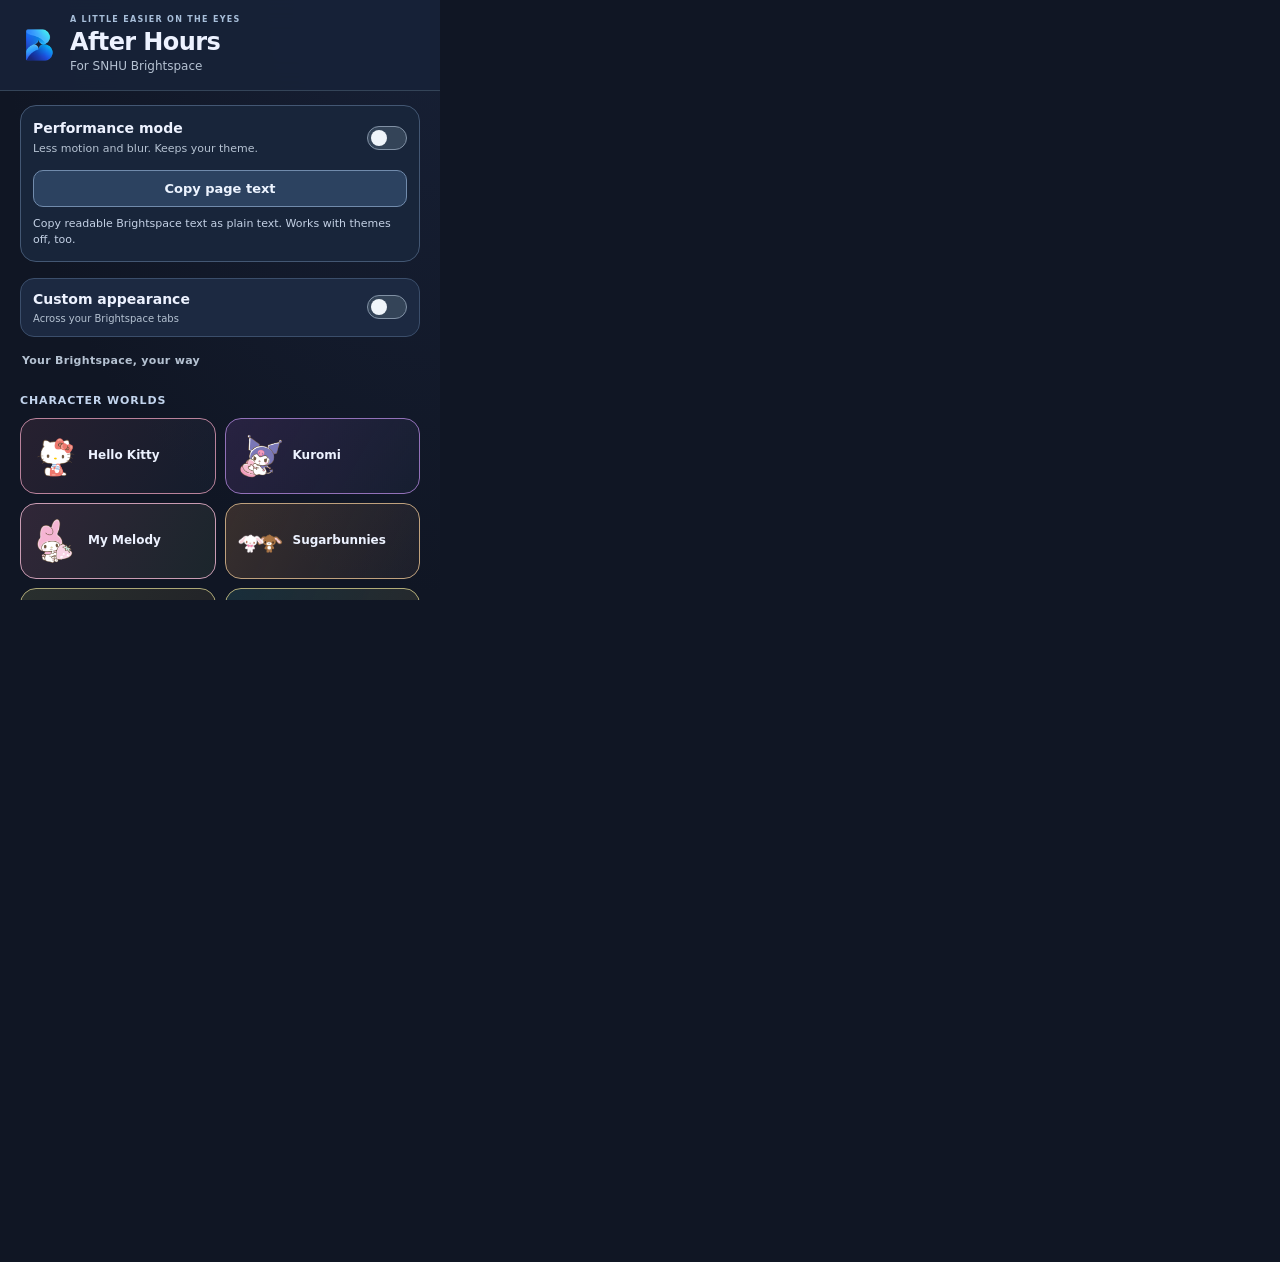
<file: extension/popup.html>
<!doctype html>
<html lang="en">
<head><meta charset="utf-8"><meta name="viewport" content="width=device-width, initial-scale=1"><title>Brightspace After Hours</title><link rel="stylesheet" href="popup.css"><script src="preferences.js" defer></script><script src="popup.js" defer></script></head>
<body>
<header><img class="mark" src="icons/icon-128.png" width="46" height="46" alt=""><div><p class="eyebrow">A LITTLE EASIER ON THE EYES</p><h1>After Hours</h1><p class="subtitle">For SNHU Brightspace</p></div></header>
<main>
<section class="utility-card" aria-label="Page tools"><label class="power performance"><span><strong>Performance mode</strong><small>Less motion and blur. Keeps your theme.</small></span><input id="performance-mode" type="checkbox" role="switch" aria-label="Enable performance mode" disabled><span class="switch" aria-hidden="true"></span></label><button type="button" id="copy-page">Copy page text</button><p id="page-copy-status" role="status">Copy readable Brightspace text as plain text. Works with themes off, too.</p></section>
<label class="power"><span><strong>Custom appearance</strong><small>Across your Brightspace tabs</small></span><input id="enabled" type="checkbox" role="switch" aria-label="Enable custom appearance" disabled><span class="switch" aria-hidden="true"></span></label>
<fieldset disabled id="themes"><legend>Your Brightspace, your way</legend><p class="group-title">Character worlds</p><div class="character-grid">
<label class="choice character-choice kitty-choice"><input type="radio" name="theme" value="hello-kitty"><img class="character-thumb" src="art/hello-kitty.png" alt=""><span><strong>Hello Kitty</strong><small>Strawberry pink, cream & little bows</small></span><span class="selected" aria-hidden="true">✓</span></label>
<label class="choice character-choice kuromi-choice"><input type="radio" name="theme" value="kuromi"><img class="character-thumb" src="art/kuromi.png" alt=""><span><strong>Kuromi</strong><small>Midnight purple & mischievous magic</small></span><span class="selected" aria-hidden="true">✓</span></label>
<label class="choice character-choice world-choice my-melody-choice"><input type="radio" name="theme" value="my-melody"><img class="character-thumb" src="art/my-melody.png" alt=""><span><strong>My Melody</strong><small>Strawberry garden &amp; soft floral curves</small></span><span class="selected" aria-hidden="true">&#10003;</span></label>
<label class="choice character-choice world-choice sugarbunnies-choice"><input type="radio" name="theme" value="sugarbunnies"><img class="character-thumb" src="art/sugarbunnies.png" alt=""><span><strong>Sugarbunnies</strong><small>Twin bunny bakers &amp; biscuit-paper charm</small></span><span class="selected" aria-hidden="true">&#10003;</span></label>
<label class="choice character-choice world-choice attack-on-titan-choice"><input type="radio" name="theme" value="attack-on-titan"><img class="character-thumb" src="art/titan-wall.jpg" alt=""><span><strong>Attack on Titan</strong><small>The walls, the Scouts &amp; weathered brass</small></span><span class="selected" aria-hidden="true">&#10003;</span></label>
<label class="choice character-choice world-choice genshin-choice"><input type="radio" name="theme" value="genshin"><img class="character-thumb" src="art/genshin-festival.jpg" alt=""><span><strong>Genshin Impact</strong><small>Festival worlds, Primogems &amp; Paimon</small></span><span class="selected" aria-hidden="true">&#10003;</span></label>
<label class="choice character-choice world-choice miffy-choice"><input type="radio" name="theme" value="miffy"><img class="character-thumb" src="art/miffy-friends.svg" alt=""><span><strong>Miffy</strong><small>Picture-book shapes &amp; warm primary colors</small></span><span class="selected" aria-hidden="true">&#10003;</span></label>
<label class="choice character-choice world-choice totoro-choice"><input type="radio" name="theme" value="totoro"><img class="character-thumb" src="art/totoro-forest.jpg" alt=""><span><strong>My Neighbor Totoro</strong><small>Forest evenings &amp; nostalgic paper</small></span><span class="selected" aria-hidden="true">&#10003;</span></label>
</div><p class="group-title">Everyday appearance</p><div class="primary-themes">
<label class="choice"><input type="radio" name="theme" value="dark"><span class="swatch dark" aria-hidden="true"><i></i><i></i></span><span><strong>Dark</strong><small>Deep blue, clear focus</small></span><span class="selected" aria-hidden="true">✓</span></label>
<label class="choice"><input type="radio" name="theme" value="dim"><span class="swatch dim" aria-hidden="true"><i></i><i></i></span><span><strong>Dim</strong><small>A softer evening contrast</small></span><span class="selected" aria-hidden="true">✓</span></label>
<label class="choice"><input type="radio" name="theme" value="warm"><span class="swatch warm" aria-hidden="true"><i></i><i></i></span><span><strong>Warm / sepia</strong><small>Paper tones, warm light</small></span><span class="selected" aria-hidden="true">✓</span></label>
<label class="choice"><input type="radio" name="theme" value="original"><span class="swatch original" aria-hidden="true"><i></i><i></i></span><span><strong>Original</strong><small>Brightspace as designed</small></span><span class="selected" aria-hidden="true">✓</span></label>
</div><button type="button" id="more-themes" aria-expanded="false" aria-controls="more-panel"><span>More themes</span><span class="arrow" aria-hidden="true">⌄</span></button>
<div id="more-panel" hidden>
<p class="group-title">New design</p>
<label class="choice design-choice"><input type="radio" name="theme" value="liquid"><span class="swatch liquid" aria-hidden="true"><i></i><i></i></span><span><strong>Liquid Glass</strong><small>Frosted light, soft depth, jelly hover</small></span><span class="selected" aria-hidden="true">✓</span></label>
<div class="liquid-options"><label for="liquid-mode">Glass appearance</label><select id="liquid-mode"><option value="liquid">Default · frosted</option><option value="liquid-clear">Transparent · clear</option><option value="liquid-dark">Dark · midnight glass</option></select><small>Motion follows your system’s reduced-motion setting.</small></div>
<label class="choice design-choice"><input type="radio" name="theme" value="modern"><span class="swatch modern" aria-hidden="true"><i></i><i></i></span><span><strong>Prism glass</strong><small>Blue + violet glow. A fresh learning space.</small></span><span class="selected" aria-hidden="true">✓</span></label>
<p class="group-title">Color palettes</p>
<label class="choice"><input type="radio" name="theme" value="ocean"><span class="swatch ocean" aria-hidden="true"><i></i><i></i></span><span><strong>Ocean</strong><small>Cool blue-green</small></span><span class="selected" aria-hidden="true">✓</span></label>
<label class="choice"><input type="radio" name="theme" value="forest"><span class="swatch forest" aria-hidden="true"><i></i><i></i></span><span><strong>Forest</strong><small>Quiet green tones</small></span><span class="selected" aria-hidden="true">✓</span></label>
<label class="choice"><input type="radio" name="theme" value="rose"><span class="swatch rose" aria-hidden="true"><i></i><i></i></span><span><strong>Rose</strong><small>Soft berry colors</small></span><span class="selected" aria-hidden="true">✓</span></label>
<p class="group-title">Animated scenes <span>Subtle · respects reduced motion</span></p>
<label class="choice"><input type="radio" name="theme" value="midnight-city"><span class="swatch midnight-city" aria-hidden="true"><i></i><i></i></span><span><strong>Midnight City</strong><small>Slow night-sky glow and skyline</small></span><span class="selected" aria-hidden="true">✓</span></label>
<label class="choice"><input type="radio" name="theme" value="sunset"><span class="swatch sunset" aria-hidden="true"><i></i><i></i></span><span><strong>Sunset City</strong><small>Warm horizon and city lights</small></span><span class="selected" aria-hidden="true">✓</span></label>
<label class="choice"><input type="radio" name="theme" value="aurora"><span class="swatch aurora" aria-hidden="true"><i></i><i></i></span><span><strong>Aurora</strong><small>Slow, shifting northern lights</small></span><span class="selected" aria-hidden="true">✓</span></label>
<p class="group-title">Make it yours</p>
<label class="choice"><input type="radio" name="theme" value="custom"><span class="swatch custom" aria-hidden="true"><i></i><i></i></span><span><strong>Custom colors</strong><small>Pick page, card, text and link colors</small></span><span class="selected" aria-hidden="true">✓</span></label>
<div id="custom-colors" aria-label="Custom theme colors">
<label>Page background <input type="color" data-color="bg" aria-label="Page background color"></label>
<label>Cards and panels <input type="color" data-color="surface" aria-label="Cards and panels color"></label>
<label>Text <input type="color" data-color="text" aria-label="Text color"></label>
<label>Muted text <input type="color" data-color="muted" aria-label="Muted text color"></label>
<label>Links <input type="color" data-color="link" aria-label="Link color"></label>
<label>Buttons and highlights <input type="color" data-color="raised" aria-label="Buttons and highlights color"></label>
<label>Keyboard focus ring <input type="color" data-color="focus" aria-label="Keyboard focus ring color"></label>
</div></div></fieldset>
<button type="button" id="copy-clean">Copy selection cleanly</button><p id="copy-status" aria-live="polite">Copy helper: copy text in Brightspace to check.</p><p id="status" role="status" aria-live="polite">Loading preferences…</p>
</main>
<footer><div class="update-row"><span id="version" aria-label="Installed version">After Hours</span><button id="refresh-updates" type="button">Check now</button><a id="check-updates" href="https://github.com/PrithviGhale/Brightspace-Theme/releases/latest" target="_blank" rel="noopener noreferrer"><span id="update-dot" hidden aria-hidden="true"></span><span id="release-label">Releases ↗</span></a></div><p id="update-status" role="status" aria-live="polite">Checking for updates…</p><p class="update-note">Checks public GitHub releases every 6 hours. ZIP installs update by replacing files and reloading.</p><p>Preferences stay on this device · No tracking · Unofficial</p></footer>
</body></html>
</file>
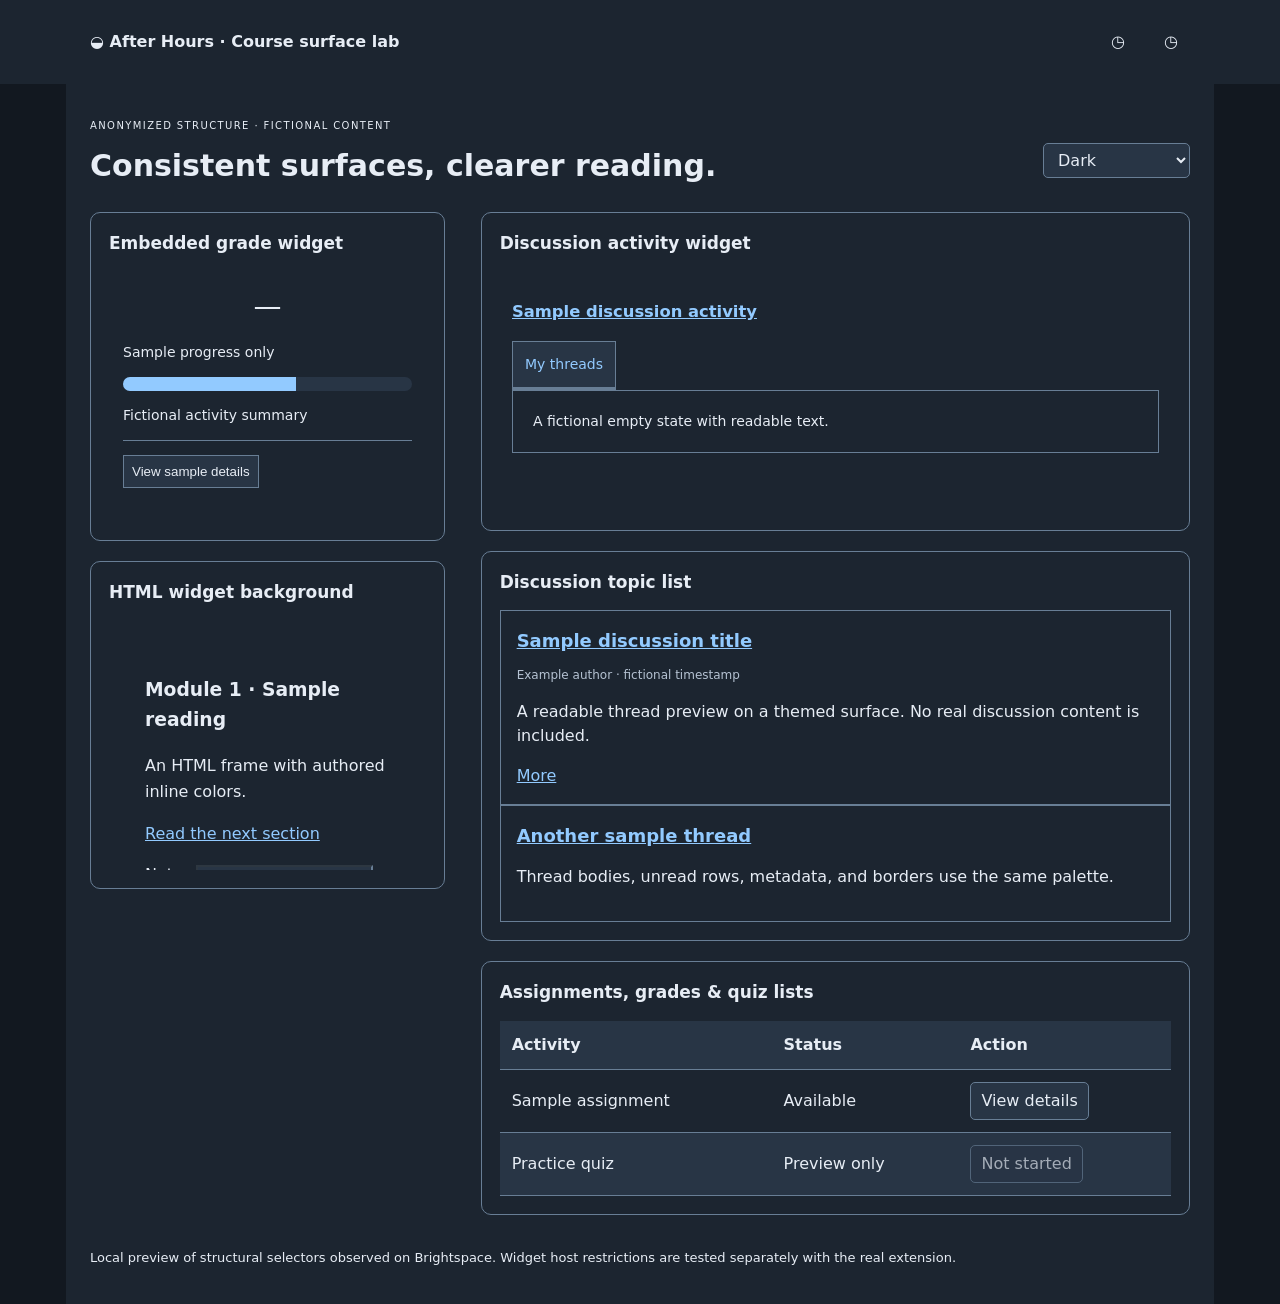
<file: preview/course-surfaces.html>
<!doctype html><html lang="en"><head><meta charset="utf-8"><meta name="viewport" content="width=device-width,initial-scale=1"><title>Course surfaces · After Hours</title>
<link rel="stylesheet" href="dashboard.css"><link rel="stylesheet" href="course-surfaces.css"><script src="storage-adapter.js" defer></script><script src="../extension/shadow-lifecycle.js" defer></script><script src="../extension/preferences.js" defer></script><script src="../extension/theme-engine.js" defer></script><script src="../extension/content.js" defer></script><script src="course-surfaces.js" defer></script></head><body>
<header><strong>◒ After Hours · Course surface lab</strong><div class="triggers"><d2l-labs-navigation-dropdown-button-icon></d2l-labs-navigation-dropdown-button-icon><d2l-labs-navigation-dropdown-button-custom></d2l-labs-navigation-dropdown-button-custom></div></header>
<main><div class="heading"><div><p>ANONYMIZED STRUCTURE · FICTIONAL CONTENT</p><h1>Consistent surfaces, clearer reading.</h1></div><select aria-label="Theme"><option value="dark">Dark</option><option value="dim">Dim</option><option value="warm">Warm / sepia</option><option value="original">Original</option></select></div>
<div class="columns"><aside><section><h2>Embedded grade widget</h2><iframe title="Sample grade widget" src="widget-demo.html?type=grade"></iframe></section><section><h2>HTML widget background</h2><iframe title="Sample HTML widget" src="frame.html"></iframe></section></aside><div>
<section><h2>Discussion activity widget</h2><iframe title="Sample discussion widget" src="widget-demo.html?type=discussion"></iframe></section>
<section><h2>Discussion topic list</h2><div class="d2l-le-disc-post d2l-le-disc-post-border d2l-le-disc-post-unread"><h3><a href="#">Sample discussion title</a></h3><p class="d2l-textblock-secondary">Example author · fictional timestamp</p><p>A readable thread preview on a themed surface. No real discussion content is included.</p><a href="#">More</a></div><div class="d2l-le-disc-post d2l-le-disc-post-border"><h3><a href="#">Another sample thread</a></h3><p>Thread bodies, unread rows, metadata, and borders use the same palette.</p></div></section>
<section><h2>Assignments, grades & quiz lists</h2><table><thead><tr><th>Activity</th><th>Status</th><th>Action</th></tr></thead><tbody><tr><td>Sample assignment</td><td>Available</td><td><button>View details</button></td></tr><tr><td>Practice quiz</td><td>Preview only</td><td><button disabled>Not started</button></td></tr></tbody></table></section>
</div></div><p>Local preview of structural selectors observed on Brightspace. Widget host restrictions are tested separately with the real extension.</p></main></body></html>
</file>
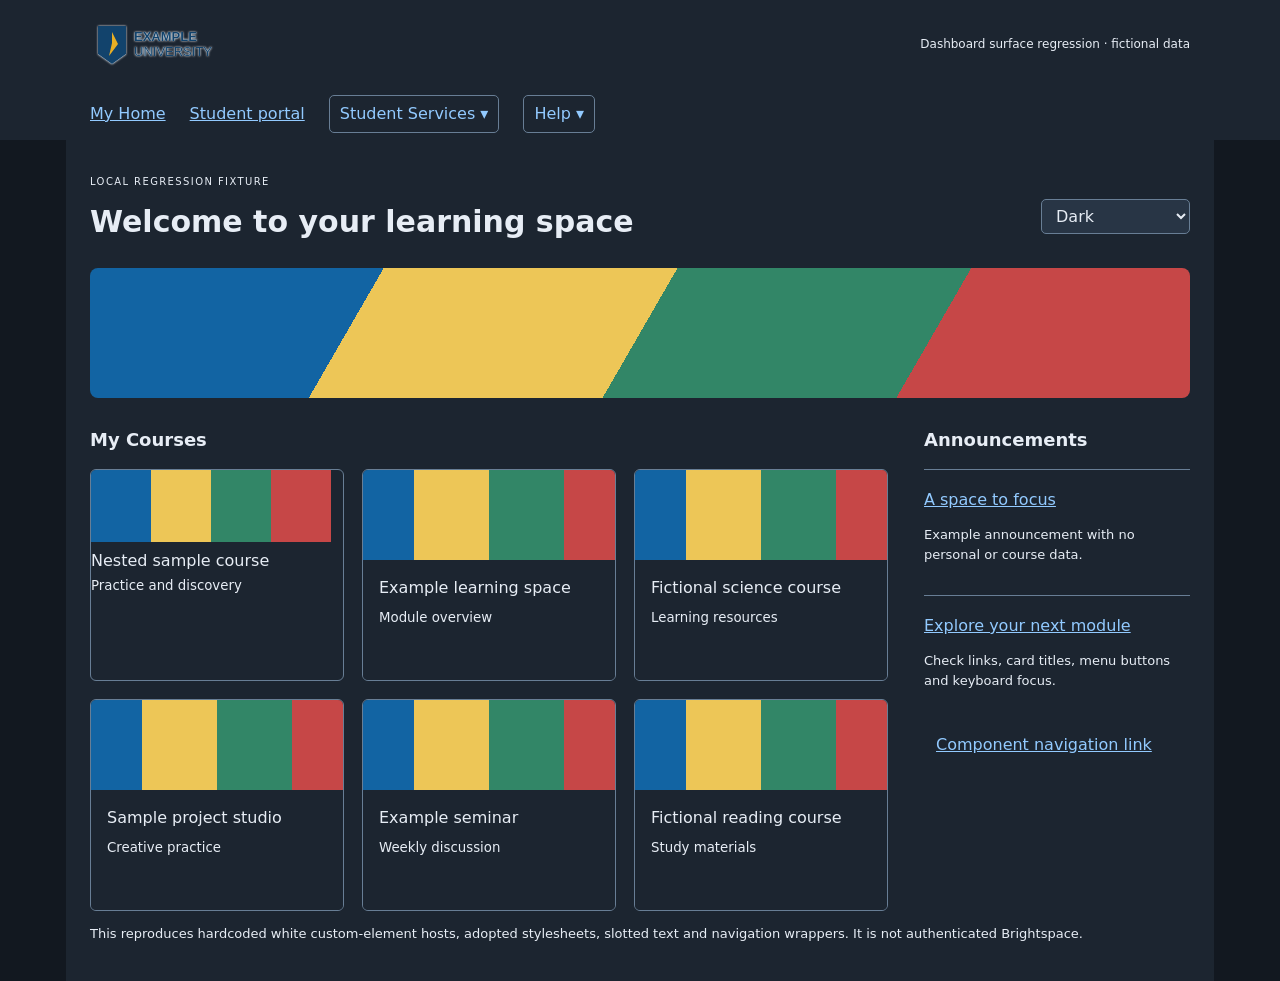
<file: preview/dashboard.html>
<!doctype html>
<html lang="en"><head><meta charset="utf-8"><meta name="viewport" content="width=device-width,initial-scale=1"><title>Dashboard surface regression</title>
<link rel="stylesheet" href="dashboard.css"><script src="storage-adapter.js" defer></script><script src="../extension/shadow-lifecycle.js" defer></script><script src="../extension/preferences.js" defer></script><script src="../extension/theme-engine.js" defer></script><script src="../extension/content.js" defer></script><script src="dashboard.js" defer></script></head>
<body><header><div class="d2l-navigation-s-logo"><img src="demo-logo.svg" alt="Fictional university logo" width="170" height="48"></div><span>Dashboard surface regression · fictional data</span></header>
<div class="d2l-navigation-s-main-wrapper"><div class="d2l-navigation-s-main"><a href="#">My Home</a><a href="#">Student portal</a><button>Student Services ▾</button><button>Help ▾</button></div></div>
<main><div class="heading"><div><p>LOCAL REGRESSION FIXTURE</p><h1>Welcome to your learning space</h1></div><select aria-label="Theme"><option value="dark">Dark</option><option value="dim">Dim</option><option value="warm">Warm / sepia</option><option value="original">Original</option><option value="modern">Prism glass</option><option value="ocean">Ocean</option><option value="forest">Forest</option><option value="rose">Rose</option><option value="midnight-city">Midnight City</option><option value="sunset">Sunset City</option><option value="aurora">Aurora</option></select></div>
<div class="banner" role="img" aria-label="Original blue, gold, green and red artwork"></div><div class="columns"><div><h2>My Courses</h2><div class="grid">
<d2l-my-courses-v2></d2l-my-courses-v2>
<d2l-card><img slot="header" src="color-bars.svg" alt="Course illustration"><div slot="content">Example learning space<br><small>Module overview</small></div></d2l-card>
<d2l-card><img slot="header" src="color-bars.svg" alt="Course illustration"><div slot="content">Fictional science course<br><small>Learning resources</small></div></d2l-card>
<d2l-card><img slot="header" src="color-bars.svg" alt="Course illustration"><div slot="content">Sample project studio<br><small>Creative practice</small></div></d2l-card>
<d2l-card><img slot="header" src="color-bars.svg" alt="Course illustration"><div slot="content">Example seminar<br><small>Weekly discussion</small></div></d2l-card>
<d2l-card><img slot="header" src="color-bars.svg" alt="Course illustration"><div slot="content">Fictional reading course<br><small>Study materials</small></div></d2l-card>
</div></div><aside><h2>Announcements</h2><article><a href="#">A space to focus</a><p>Example announcement with no personal or course data.</p></article><article><a href="#">Explore your next module</a><p>Check links, card titles, menu buttons and keyboard focus.</p></article><d2l-labs-navigation-main-footer></d2l-labs-navigation-main-footer></aside></div><p>This reproduces hardcoded white custom-element hosts, adopted stylesheets, slotted text and navigation wrappers. It is not authenticated Brightspace.</p></main></body></html>
</file>
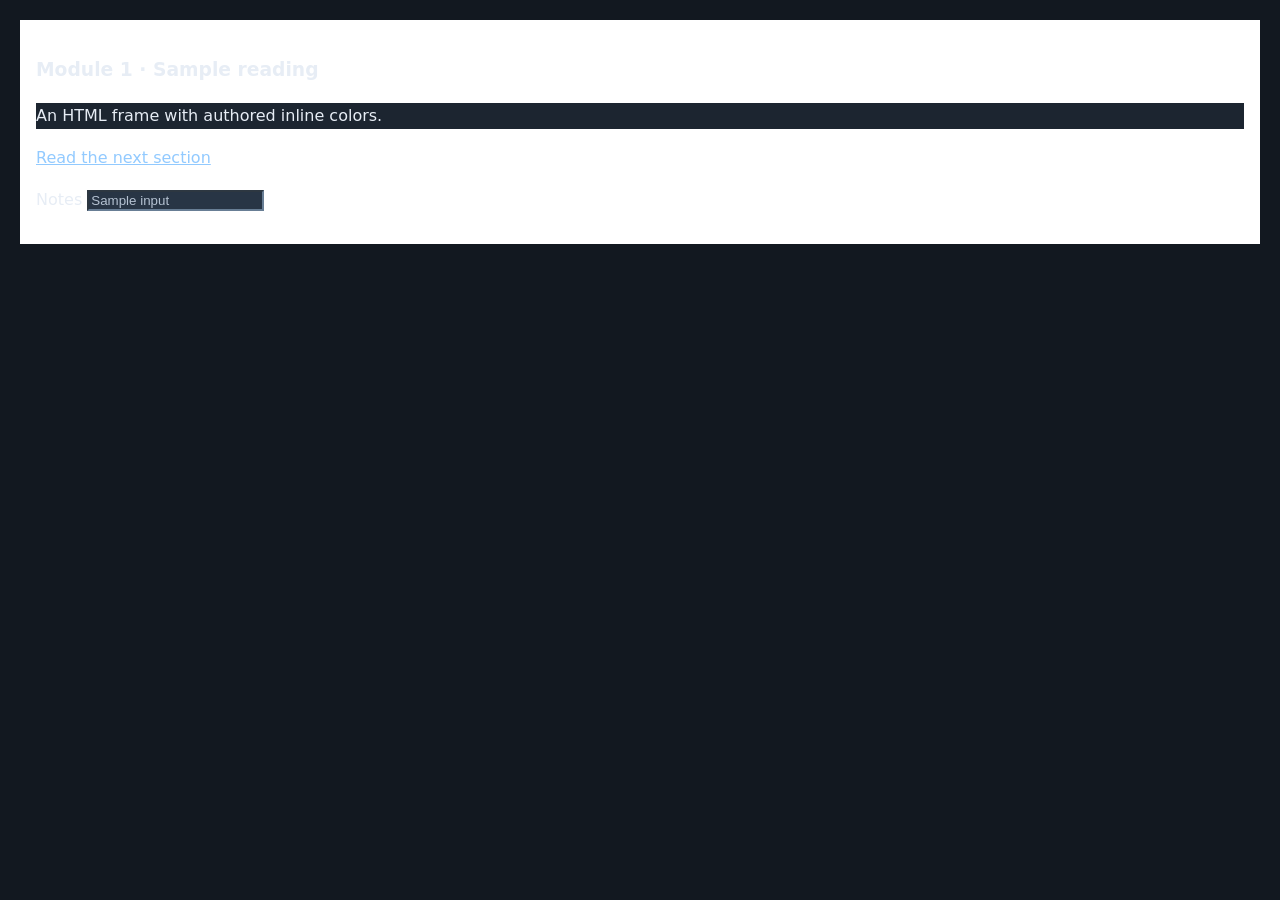
<file: preview/frame.html>
<!doctype html><html lang="en"><head><meta charset="utf-8"><title>Sample HTML frame</title><style>body{font:16px/1.6 system-ui;padding:12px;background:white;color:black}a{color:#006fbf}.intersect-content{background:white;padding:16px}</style><script src="storage-adapter.js" defer></script><script src="../extension/shadow-lifecycle.js" defer></script><script src="../extension/preferences.js" defer></script><script src="../extension/theme-engine.js" defer></script><script src="../extension/content.js" defer></script></head><body class="content"><div class="container-fluid"><div class="intersect-wrapper"><div class="intersect-content"><h3>Module 1 · Sample reading</h3><p style="color:black;background-color:white">An HTML frame with authored inline colors.</p><a href="#reading">Read the next section</a><p><label>Notes <input placeholder="Sample input"></label></p></div></div></div></body></html>
</file>
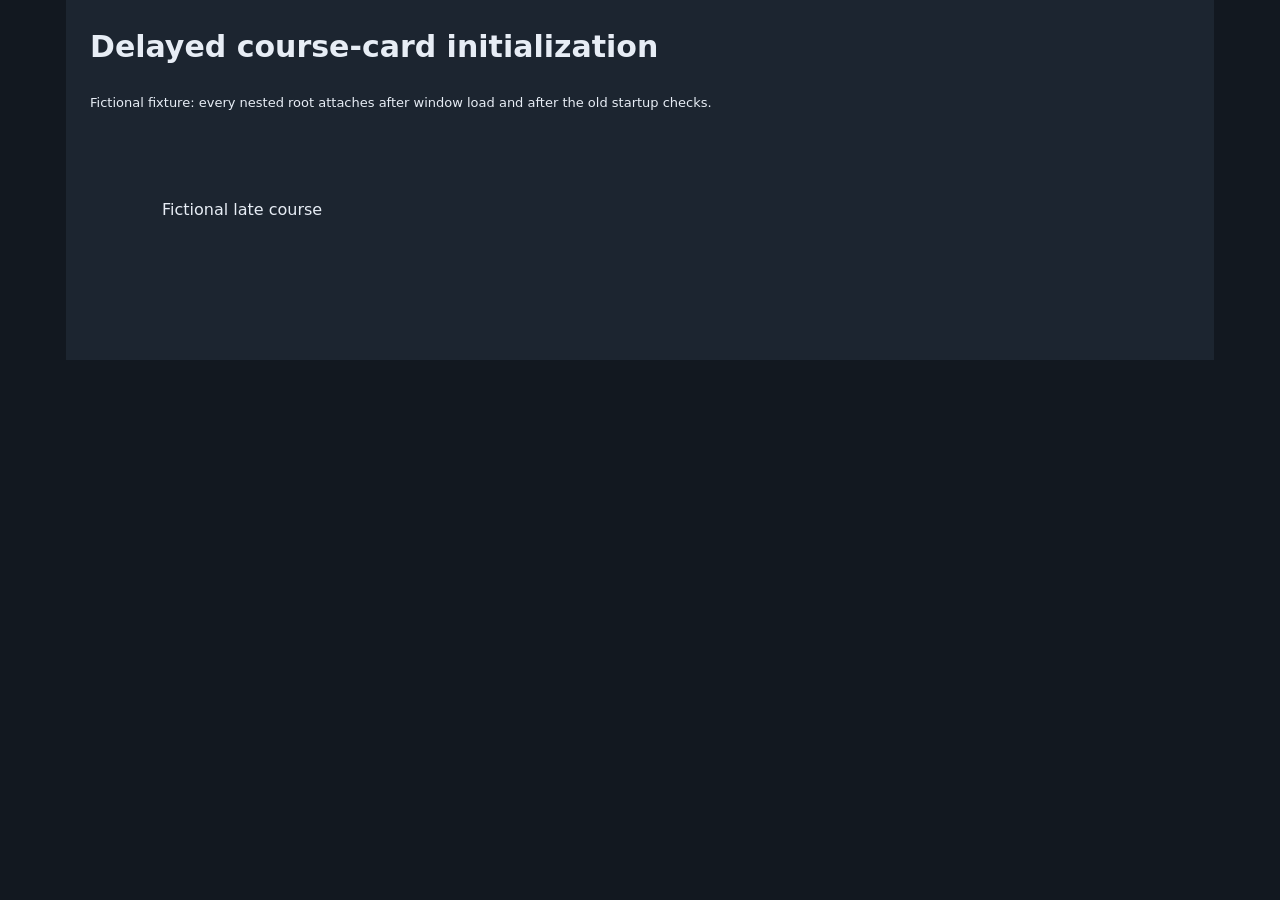
<file: preview/late-shadow.html>
<!doctype html><html lang="en"><head><meta charset="utf-8"><title>Late component initialization regression</title>
<link rel="stylesheet" href="dashboard.css"><script src="storage-adapter.js" defer></script><script src="../extension/shadow-lifecycle.js" defer></script><script src="registry-null-setup.js" defer></script><script src="../extension/preferences.js" defer></script><script src="../extension/theme-engine.js" defer></script><script src="../extension/content.js" defer></script><script src="late-shadow.js" defer></script></head>
<body><main><h1>Delayed course-card initialization</h1><p>Fictional fixture: every nested root attaches after window load and after the old startup checks.</p><d2l-my-courses-v2></d2l-my-courses-v2></main></body></html>
</file>
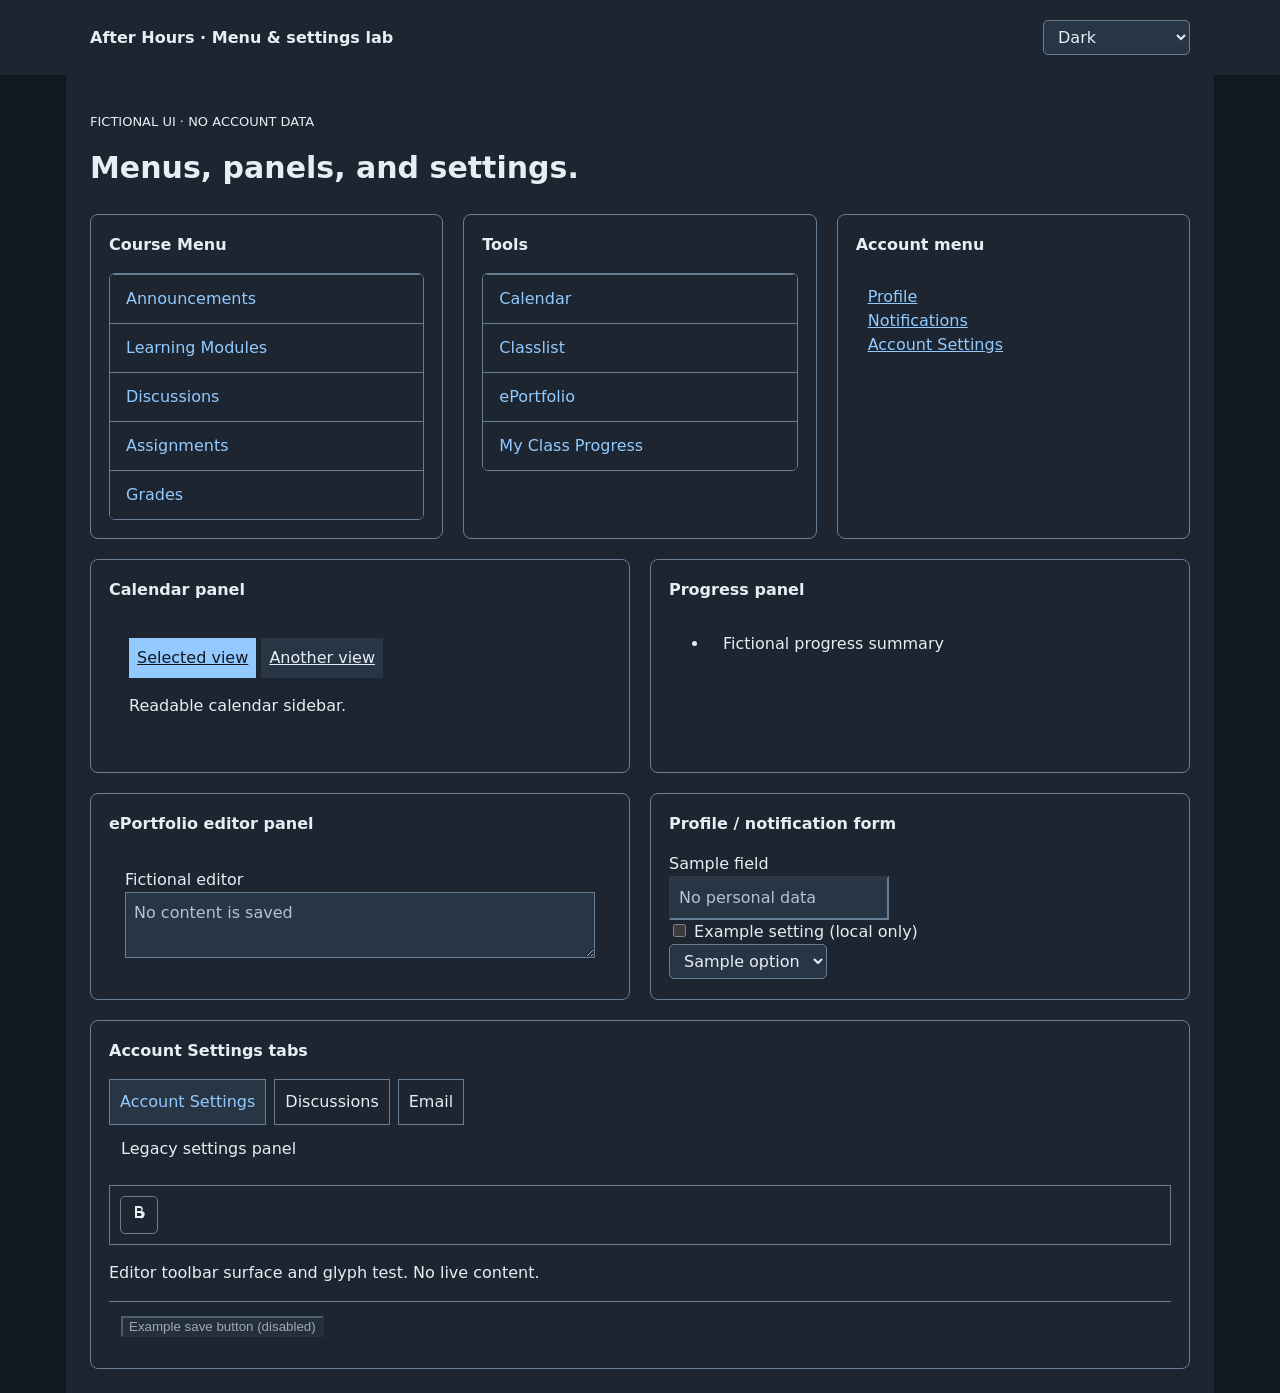
<file: preview/menu-settings.html>
<!doctype html><html lang="en"><head><meta charset="utf-8"><meta name="viewport" content="width=device-width,initial-scale=1"><title>Menus and settings · Theme lab</title><link rel="stylesheet" href="dashboard.css"><link rel="stylesheet" href="menu-settings.css"><script src="storage-adapter.js" defer></script><script src="../extension/shadow-lifecycle.js" defer></script><script src="../extension/preferences.js" defer></script><script src="../extension/theme-engine.js" defer></script><script src="../extension/content.js" defer></script><script src="menu-settings.js" defer></script></head>
<body><header><strong>After Hours · Menu & settings lab</strong><select aria-label="Theme"><option value="dark">Dark</option><option value="dim">Dim</option><option value="warm">Warm / sepia</option><option value="original">Original</option></select></header><main><p>FICTIONAL UI · NO ACCOUNT DATA</p><h1>Menus, panels, and settings.</h1>
<div class="menus"><section><h2>Course Menu</h2><d2l-menu><d2l-menu-item-link role="menuitem" tabindex="0" text="Announcements"></d2l-menu-item-link><d2l-menu-item-link role="menuitem" tabindex="0" text="Learning Modules"></d2l-menu-item-link><d2l-menu-item-link role="menuitem" tabindex="0" text="Discussions"></d2l-menu-item-link><d2l-menu-item-link role="menuitem" tabindex="0" text="Assignments"></d2l-menu-item-link><d2l-menu-item-link role="menuitem" tabindex="0" text="Grades"></d2l-menu-item-link></d2l-menu></section>
<section><h2>Tools</h2><d2l-menu><d2l-menu-item-link role="menuitem" tabindex="0" text="Calendar"></d2l-menu-item-link><d2l-menu-item-link role="menuitem" tabindex="0" text="Classlist"></d2l-menu-item-link><d2l-menu-item-link role="menuitem" tabindex="0" text="ePortfolio"></d2l-menu-item-link><d2l-menu-item-link role="menuitem" tabindex="0" text="My Class Progress"></d2l-menu-item-link></d2l-menu></section>
<section><h2>Account menu</h2><div class="d2l-navigation-s-personal-menu-wrapper"><a href="#profile">Profile</a><br><a href="#notifications">Notifications</a><br><a href="#settings">Account Settings</a></div></section></div>
<div class="panels"><section><h2>Calendar panel</h2><div class="d2l-column-side-bg"><div class="d2l-column-flip-side"><a class="vui-button d2l-button-filter-selected" href="#">Selected view</a> <a class="vui-button" href="#">Another view</a><p>Readable calendar sidebar.</p></div></div></section>
<section><h2>Progress panel</h2><ul><li class="d2l-datalist-item"><div class="d2l-datalist-item-content">Fictional progress summary</div></li></ul></section>
<section><h2>ePortfolio editor panel</h2><div class="d2l-box"><div><div class="legacy-gray"><label for="portfolio">Fictional editor</label><textarea id="portfolio" class="d2l-longedit-autoresize" placeholder="No content is saved"></textarea></div></div></div></section>
<section id="profile"><h2>Profile / notification form</h2><label for="example-name">Sample field</label><input id="example-name" placeholder="No personal data"><label><input type="checkbox"> Example setting (local only)</label><select aria-label="Example preference"><option>Sample option</option></select></section>
</div><section id="settings"><h2>Account Settings tabs</h2><div class="settings-tabs"><d2l-tab text="Account Settings" role="tab" selected></d2l-tab><d2l-tab text="Discussions" role="tab"></d2l-tab><d2l-tab text="Email" role="tab"></d2l-tab></div><div class="dco_c">Legacy settings panel</div><div class="d2l-htmleditor-container"><div class="tox-editor-header"><button class="tox-tbtn" aria-label="Sample editor button"><svg width="16" height="16" viewBox="0 0 16 16" aria-hidden="true"><path d="M4 2h5a3 3 0 0 1 2 5 3.5 3.5 0 0 1-2 7H4zm2 2v3h3a1.5 1.5 0 0 0 0-3zm0 5v3h3a1.5 1.5 0 0 0 0-3z"/></svg></button></div><p>Editor toolbar surface and glyph test. No live content.</p></div><d2l-floating-buttons></d2l-floating-buttons></section>
</main></body></html>
</file>
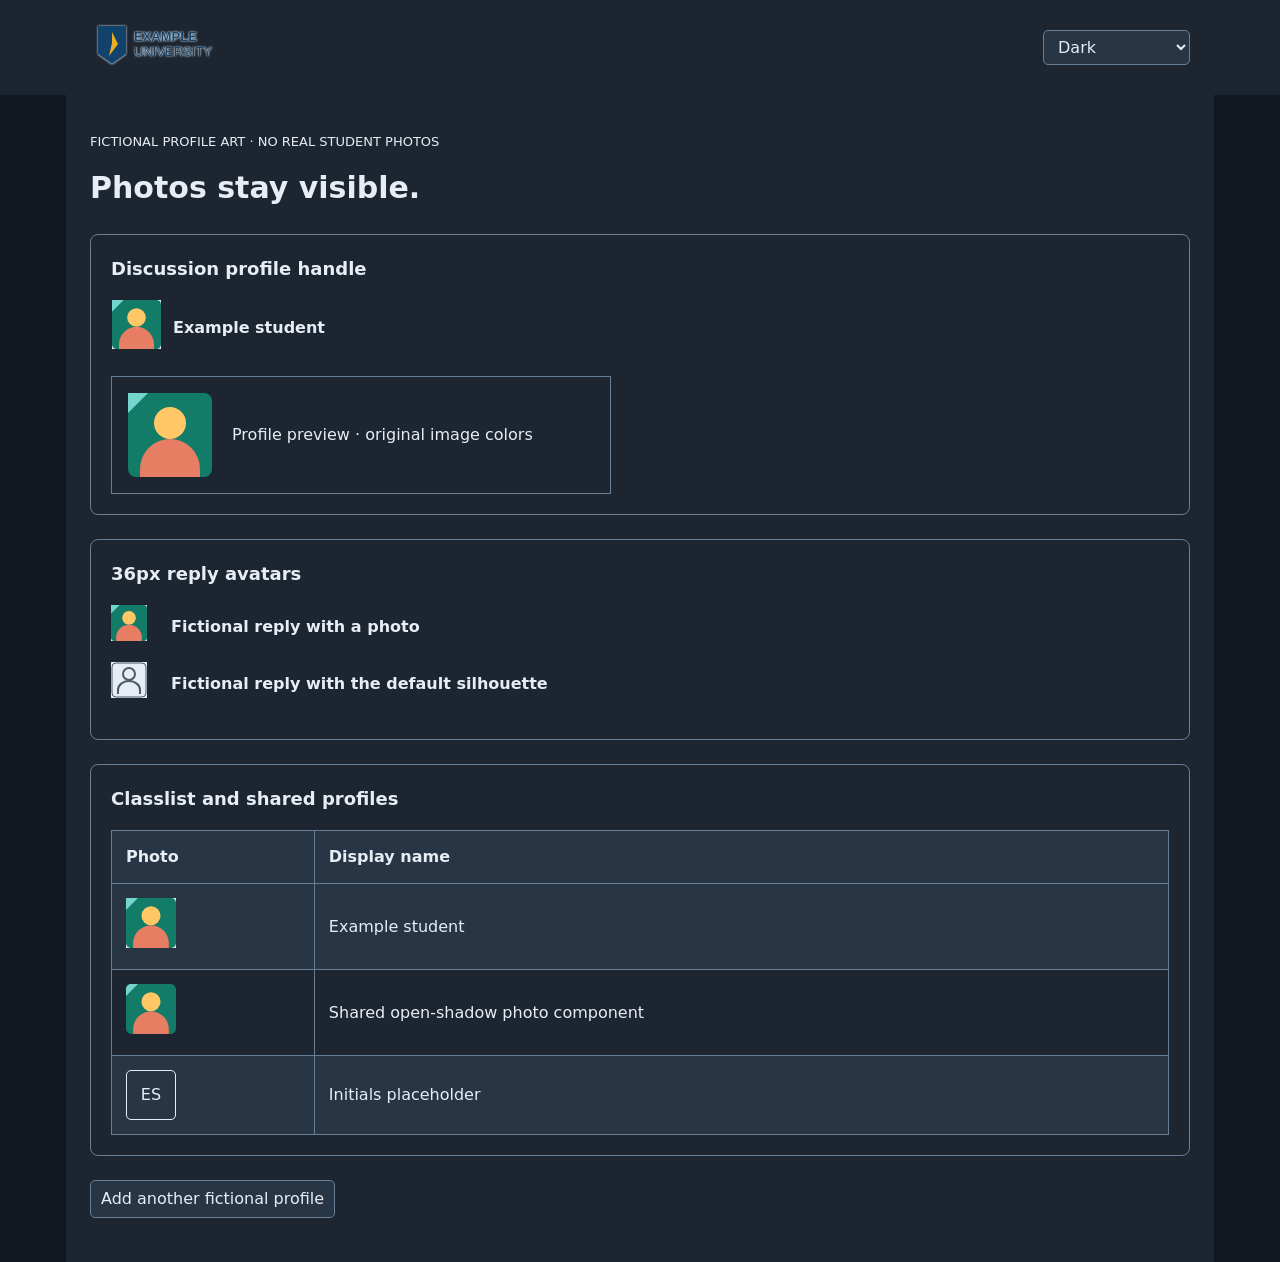
<file: preview/profiles.html>
<!doctype html><html lang="en"><head><meta charset="utf-8"><meta name="viewport" content="width=device-width,initial-scale=1"><title>Profile photo regression · fictional data</title><link rel="stylesheet" href="dashboard.css"><link rel="stylesheet" href="profiles.css"><script src="storage-adapter.js" defer></script><script src="../extension/shadow-lifecycle.js" defer></script><script src="../extension/preferences.js" defer></script><script src="../extension/theme-engine.js" defer></script><script src="../extension/content.js" defer></script><script src="profiles.js" defer></script></head><body>
<header><d2l-labs-navigation-link-image class="d2l-navigation-s-logo"></d2l-labs-navigation-link-image><select aria-label="Theme"><option value="dark">Dark</option><option value="dim">Dim</option><option value="warm">Warm / sepia</option><option value="original">Original</option></select></header>
<main><p>FICTIONAL PROFILE ART · NO REAL STUDENT PHOTOS</p><h1>Photos stay visible.</h1><section><h2>Discussion profile handle</h2><div class="d2l-user-profile-handle-image"><div class="d2l-imagelink d2l-clickable" role="button" tabindex="0" aria-label="Preview profile"><span class="d2l-offscreen">Preview profile</span><img src="demo-avatar.svg" width="50" height="50" alt="Fictional geometric avatar"></div></div><strong>Example student</strong><div class="d2l-user-profile-card"><img src="demo-avatar.svg" width="84" height="84" alt="Fictional profile card photo"><p>Profile preview · original image colors</p></div></section>
<section class="reply-previews"><h2>36px reply avatars</h2><div class="reply-row"><div class="d2l-user-profile-handle-image"><div class="d2l-imagelink d2l-clickable" role="button" tabindex="0" style="width:36px;height:36px" aria-label="Fictional reply photo"><span class="d2l-offscreen">Fictional reply profile</span><img src="demo-avatar.svg" alt="" width="36" height="36"></div></div><div class="paint-collision" aria-hidden="true"></div><strong>Fictional reply with a photo</strong></div><div class="reply-row"><div class="d2l-user-profile-handle-image"><div class="d2l-imagelink d2l-clickable" role="button" tabindex="0" style="width:36px;height:36px" aria-label="Fictional default avatar"><span class="d2l-offscreen">Fictional default profile</span><img src="demo-avatar-default.svg" alt="" width="36" height="36"></div></div><strong>Fictional reply with the default silhouette</strong></div></section><section><h2>Classlist and shared profiles</h2><table><tbody><tr><th scope="col">Photo</th><th scope="col">Display name</th></tr><tr><td><span class="di_s"><img class="di_i d2l-badge-userprofile" src="demo-avatar.svg" width="50" height="50" alt="Fictional classlist photo"></span></td><td>Example student</td></tr><tr><td><d2l-profile-image-base></d2l-profile-image-base></td><td>Shared open-shadow photo component</td></tr><tr><td><span class="placeholder" role="img" aria-label="No profile photo">ES</span></td><td>Initials placeholder</td></tr></tbody></table></section><button id="add-profile">Add another fictional profile</button><div id="profiles"></div></main></body></html>
</file>
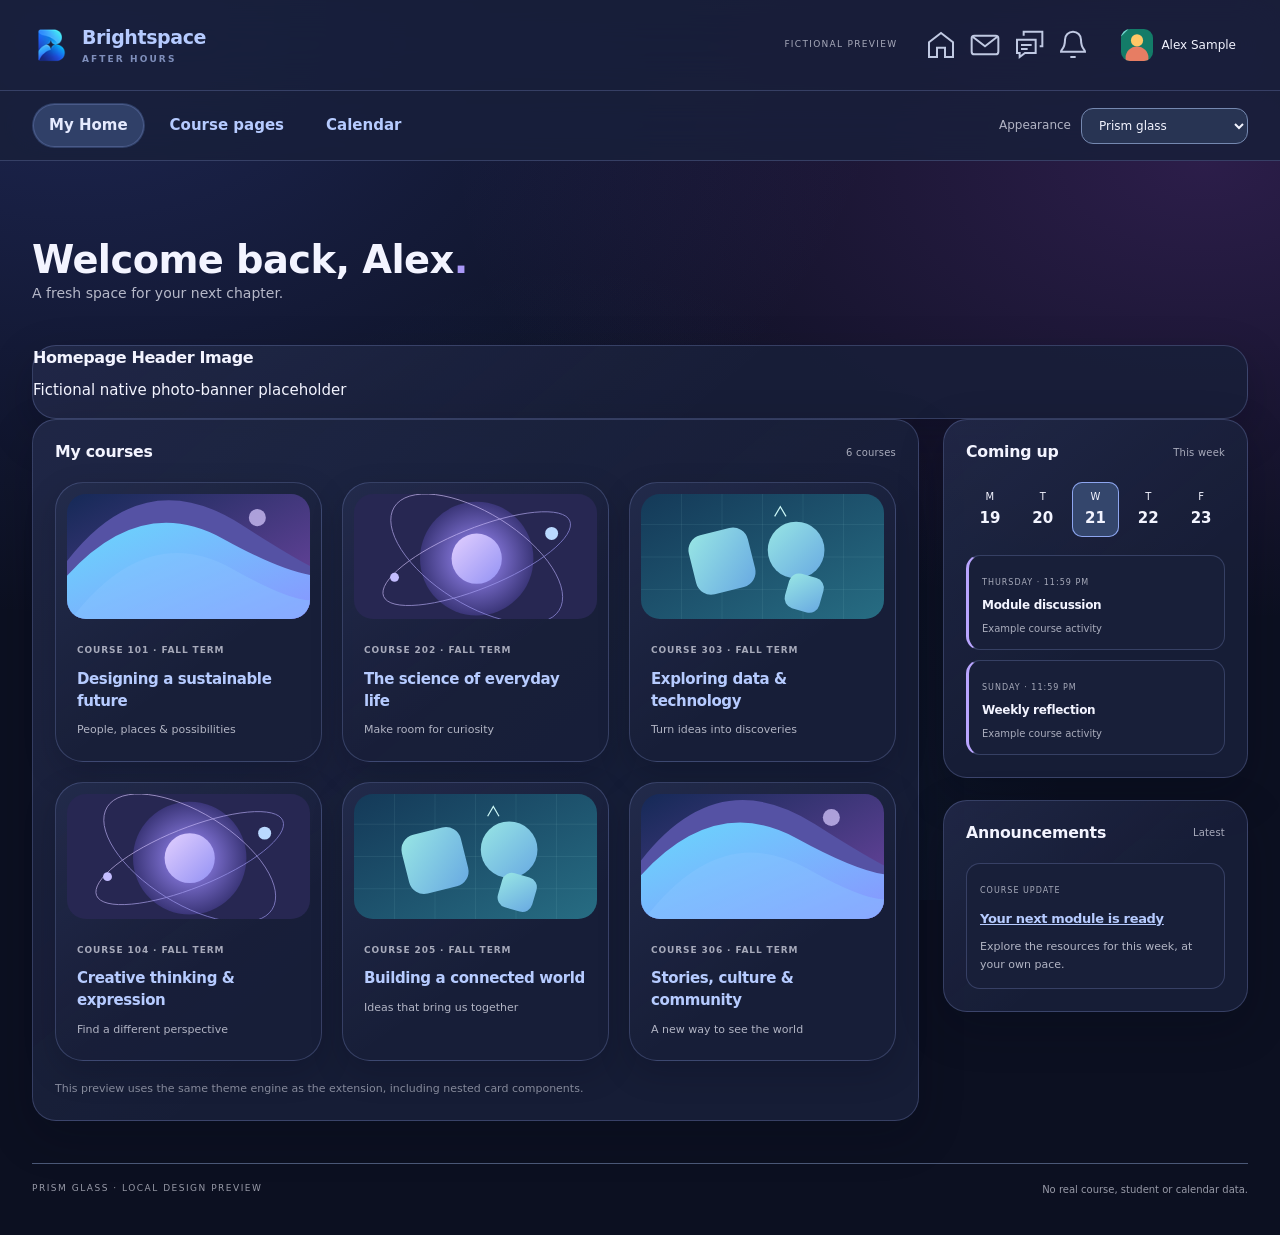
<file: preview/redesign.html>
<!doctype html>
<html lang="en"><head><meta charset="utf-8"><meta name="viewport" content="width=device-width,initial-scale=1"><title>Prism glass · After Hours design preview</title>
<link rel="stylesheet" href="redesign.css"><script src="storage-adapter.js" defer></script><script src="../extension/shadow-lifecycle.js" defer></script><script src="../extension/preferences.js" defer></script><script src="../extension/theme-engine.js" defer></script><script src="../extension/content.js" defer></script><script src="dashboard.js" defer></script><script src="redesign.js" defer></script></head>
<body>
<header class="d2l-navigation-s-header"><div class="header-inner"><a class="preview-brand" href="#dashboard"><img src="../extension/icons/icon-48.png" width="38" height="38" alt=""><strong>Brightspace <small>AFTER HOURS</small></strong></a><div class="header-actions"><span class="demo-label">FICTIONAL PREVIEW</span><div class="d2l-navigation-s-notifications-wrapper"><div class="d2l-navigation-s-notification"><d2l-labs-navigation-link-icon class="d2l-navigation-s-home-icon" icon="tier1:home" text="My Home"></d2l-labs-navigation-link-icon><d2l-labs-navigation-dropdown-button-icon icon="tier3:email" text="Send email"></d2l-labs-navigation-dropdown-button-icon><d2l-labs-navigation-dropdown-button-icon icon="tier3:discussions" text="Subscription alerts"></d2l-labs-navigation-dropdown-button-icon><d2l-labs-navigation-dropdown-button-icon icon="tier3:notification-bell" text="Update alerts" has-alert></d2l-labs-navigation-dropdown-button-icon></div></div><div class="d2l-navigation-s-personal-menu"><d2l-labs-navigation-dropdown-button-custom></d2l-labs-navigation-dropdown-button-custom></div></div></div></header>
<div class="d2l-navigation-s-main-wrapper"><nav class="d2l-navigation-s-main" aria-label="Preview pages"><button data-view="dashboard" aria-current="page">My Home</button><button data-view="course">Course pages</button><button data-view="calendar">Calendar</button><div class="theme-control"><label for="appearance">Appearance</label><select id="appearance" aria-label="Theme"><option value="liquid">Liquid · Default</option><option value="liquid-clear">Liquid · Transparent</option><option value="liquid-dark">Liquid · Dark</option><option value="hello-kitty">Hello Kitty</option><option value="kuromi">Kuromi</option><option value="my-melody">My Melody</option><option value="sugarbunnies">Sugarbunnies</option><option value="attack-on-titan">Attack on Titan</option><option value="genshin">Genshin Impact</option><option value="miffy">Miffy</option><option value="totoro">My Neighbor Totoro</option><option value="modern">Prism glass</option><option value="original">Original</option><option value="dark">Classic dark</option></select></div></nav></div>
<main class="d2l-page-main">
<div data-page="dashboard"><div class="welcome d2l-page-header d2l-homepage-pageheader"><div class="d2l-box-layout"><div class="d2l-box"><div class="d2l-page-title-c"><div class="d2l-box-layout"><div class="d2l-box"><p class="overline">YOUR LEARNING SPACE</p><h1 class="d2l-heading-1 d2l-page-title">Welcome back, Alex<span class="welcome-dot">.</span></h1><p class="supporting">A fresh space for your next chapter.</p></div></div></div></div></div></div>
<section class="d2l-widget" aria-labelledby="native-photo-heading"><h2 id="native-photo-heading">Homepage Header Image</h2><p>Fictional native photo-banner placeholder</p></section><div class="dashboard-columns"><section class="d2l-widget courses-widget"><div class="d2l-widget-header section-heading"><h2>My courses</h2><span class="quiet-label">6 courses</span></div><div class="d2l-widget-content"><div class="course-grid">
<d2l-card tabindex="0"><img slot="header" src="prism-waves.svg" alt="Abstract blue and purple course artwork"><div slot="content"><span class="course-code">COURSE 101 · FALL TERM</span><h3><a href="#course" data-view="course">Designing a sustainable future</a></h3><small>People, places &amp; possibilities</small></div></d2l-card>
<d2l-card tabindex="0"><img slot="header" src="prism-orbit.svg" alt="Abstract lavender orbital course artwork"><div slot="content"><span class="course-code">COURSE 202 · FALL TERM</span><h3><a href="#course" data-view="course">The science of everyday life</a></h3><small>Make room for curiosity</small></div></d2l-card>
<d2l-card tabindex="0"><img slot="header" src="prism-grid.svg" alt="Abstract mint and blue geometric course artwork"><div slot="content"><span class="course-code">COURSE 303 · FALL TERM</span><h3><a href="#course" data-view="course">Exploring data &amp; technology</a></h3><small>Turn ideas into discoveries</small></div></d2l-card>
<d2l-card tabindex="0"><img slot="header" src="prism-orbit.svg" alt="Abstract lavender course artwork"><div slot="content"><span class="course-code">COURSE 104 · FALL TERM</span><h3><a href="#course" data-view="course">Creative thinking &amp; expression</a></h3><small>Find a different perspective</small></div></d2l-card>
<d2l-card tabindex="0"><img slot="header" src="prism-grid.svg" alt="Abstract mint geometric course artwork"><div slot="content"><span class="course-code">COURSE 205 · FALL TERM</span><h3><a href="#course" data-view="course">Building a connected world</a></h3><small>Ideas that bring us together</small></div></d2l-card>
<d2l-card tabindex="0"><img slot="header" src="prism-waves.svg" alt="Abstract blue wave course artwork"><div slot="content"><span class="course-code">COURSE 306 · FALL TERM</span><h3><a href="#course" data-view="course">Stories, culture &amp; community</a></h3><small>A new way to see the world</small></div></d2l-card>
</div><p class="preview-note">This preview uses the same theme engine as the extension, including nested card components.</p></div></section>
<aside class="side-stack d2l-column-side"><section class="d2l-widget"><div class="d2l-widget-header section-heading"><h2>Coming up</h2><span class="quiet-label">This week</span></div><div class="d2l-widget-content"><div class="week-strip" aria-label="Example week"><span class="d2l-calendar-day">M<b>19</b></span><span class="d2l-calendar-day">T<b>20</b></span><span class="d2l-calendar-day" aria-current="date">W<b>21</b></span><span class="d2l-calendar-day">T<b>22</b></span><span class="d2l-calendar-day">F<b>23</b></span></div><article class="d2l-calendar-event"><span class="event-date">THURSDAY · 11:59 PM</span><h3>Module discussion</h3><small>Example course activity</small></article><article class="d2l-calendar-event"><span class="event-date">SUNDAY · 11:59 PM</span><h3>Weekly reflection</h3><small>Example course activity</small></article></div></section>
<section class="d2l-widget"><div class="d2l-widget-header section-heading"><h2>Announcements</h2><span class="quiet-label">Latest</span></div><div class="d2l-widget-content"><article class="d2l-notification-item"><span class="event-date">COURSE UPDATE</span><h3><a href="#course" data-view="course">Your next module is ready</a></h3><p>Explore the resources for this week, at your own pace.</p></article></div></section></aside></div></div>
<div data-page="course" hidden><div class="welcome"><div><p class="overline">COURSE 101</p><h1 class="d2l-heading-1">Your course, with more clarity.</h1><p class="supporting">Discussions, assignments, grades and people in one consistent style.</p></div></div><div class="course-preview-grid"><section class="d2l-widget"><div class="d2l-widget-header"><h2>Discussions</h2></div><div class="d2l-widget-content"><article class="d2l-le-disc-post"><div class="post-author"><img class="d2l-badge-userprofile" src="demo-avatar.svg" width="36" height="36" alt="Fictional learner"><div><strong>Example learner</strong><small>Today · Sample post</small></div></div><h3>A small change, a bigger possibility</h3><p>This is fictional text for checking comfortable reading, profile photos, and keyboard focus.</p><button type="button">Reply to thread</button></article></div></section><section class="d2l-widget"><div class="d2l-widget-header"><h2>Assignments</h2></div><div class="d2l-widget-content"><p>Ready when you are.</p><label for="sample-comment">Comments</label><textarea id="sample-comment" rows="3" placeholder="This is a local preview"></textarea><div class="d2l-filedrop"><strong>Add your files</strong><p>Preview of the attachment area</p><button disabled>Upload</button></div></div></section>
<section class="d2l-widget wide"><div class="d2l-widget-header section-heading"><h2>Grades &amp; feedback</h2><span class="quiet-label">Sample data</span></div><div class="d2l-widget-content table-scroll"><table class="d2l-table"><thead><tr><th scope="col">Activity</th><th scope="col">Status</th><th scope="col">Feedback</th></tr></thead><tbody><tr><th scope="row"><div class="d2l-htmlblock"><a href="#course">Module discussion</a></div></th><td>Complete</td><td><div class="d2l-htmlblock">A fictional feedback block that blends with its row.</div></td></tr><tr><th scope="row">Weekly reflection</th><td>Upcoming</td><td>—</td></tr></tbody></table></div></section><section class="d2l-widget wide"><div class="d2l-widget-header"><h2>Classlist</h2></div><div class="d2l-widget-content"><div class="post-author"><img class="d2l-badge-userprofile" src="demo-avatar.svg" width="42" height="42" alt="Fictional classmate"><div><strong>Example student</strong><small>Profile photos keep their original colors.</small></div></div></div></section></div></div>
<div data-page="calendar" hidden><div class="welcome"><div><p class="overline">MAKE SPACE TO FOCUS</p><h1 class="d2l-heading-1">A clearer view of your week.</h1><p class="supporting">A visual refresh of the existing calendar, using fictional events.</p></div></div><section class="d2l-widget"><div class="d2l-widget-header section-heading"><h2>October 2026</h2><span class="quiet-label">Month view</span></div><div class="d2l-widget-content"><div class="month-grid" id="month" role="grid" aria-label="Example October calendar"></div></div></section></div>
<footer class="preview-footer">PRISM GLASS · LOCAL DESIGN PREVIEW <span>No real course, student or calendar data.</span></footer>
</main></body></html>
</file>
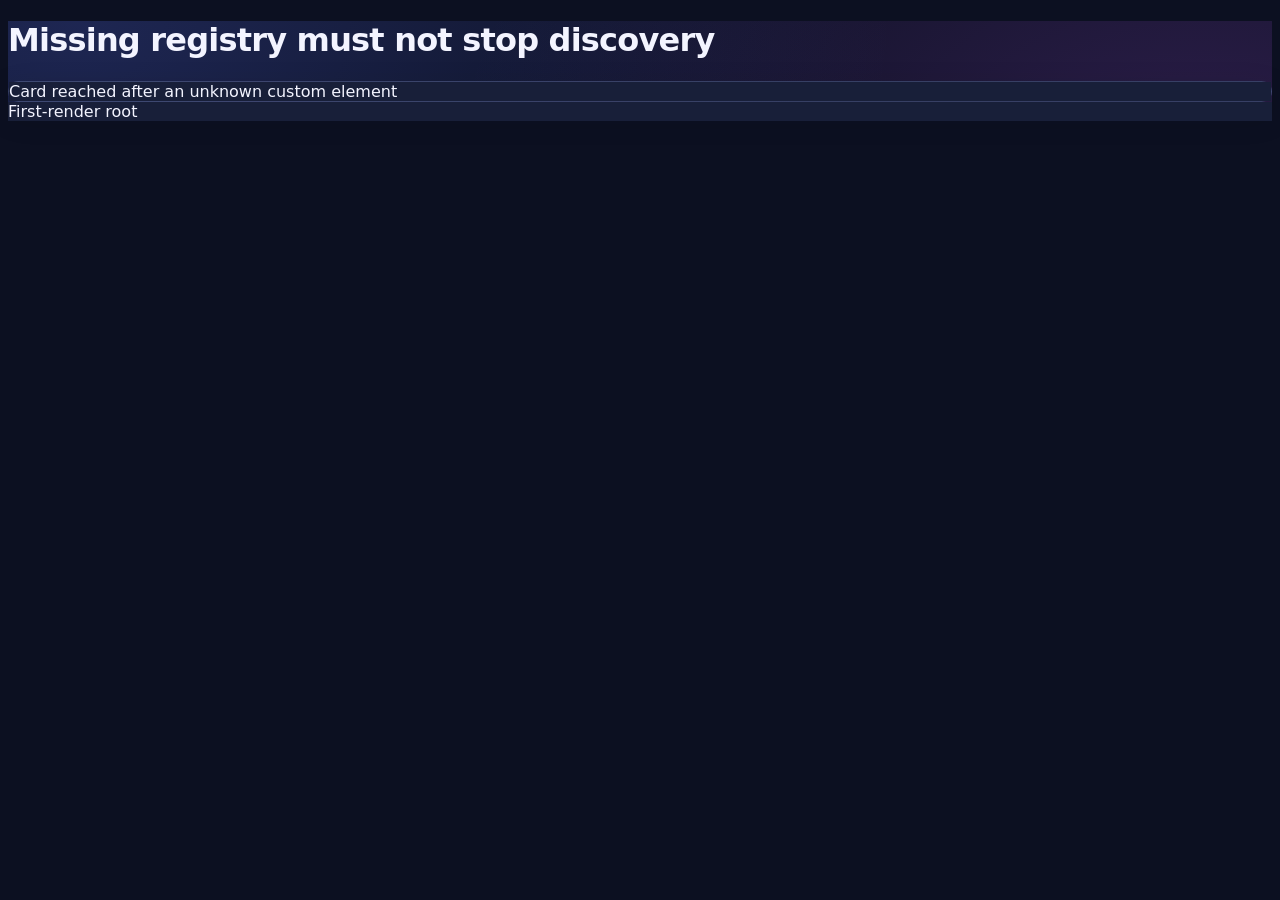
<file: preview/registry-null.html>
<!doctype html><html lang="en"><head><meta charset="utf-8"><title>Missing registry regression</title>
<script src="registry-null-setup.js"></script><script src="storage-adapter.js" defer></script><script src="../extension/shadow-lifecycle.js" defer></script><script src="../extension/preferences.js" defer></script><script src="../extension/theme-engine.js" defer></script><script src="../extension/content.js" defer></script><script src="registry-null.js" defer></script></head>
<body><unregistered-first></unregistered-first><h1>Missing registry must not stop discovery</h1><d2l-card id="existing">Existing card</d2l-card><late-registry-card></late-registry-card><div id="dynamic"></div></body></html>
</file>
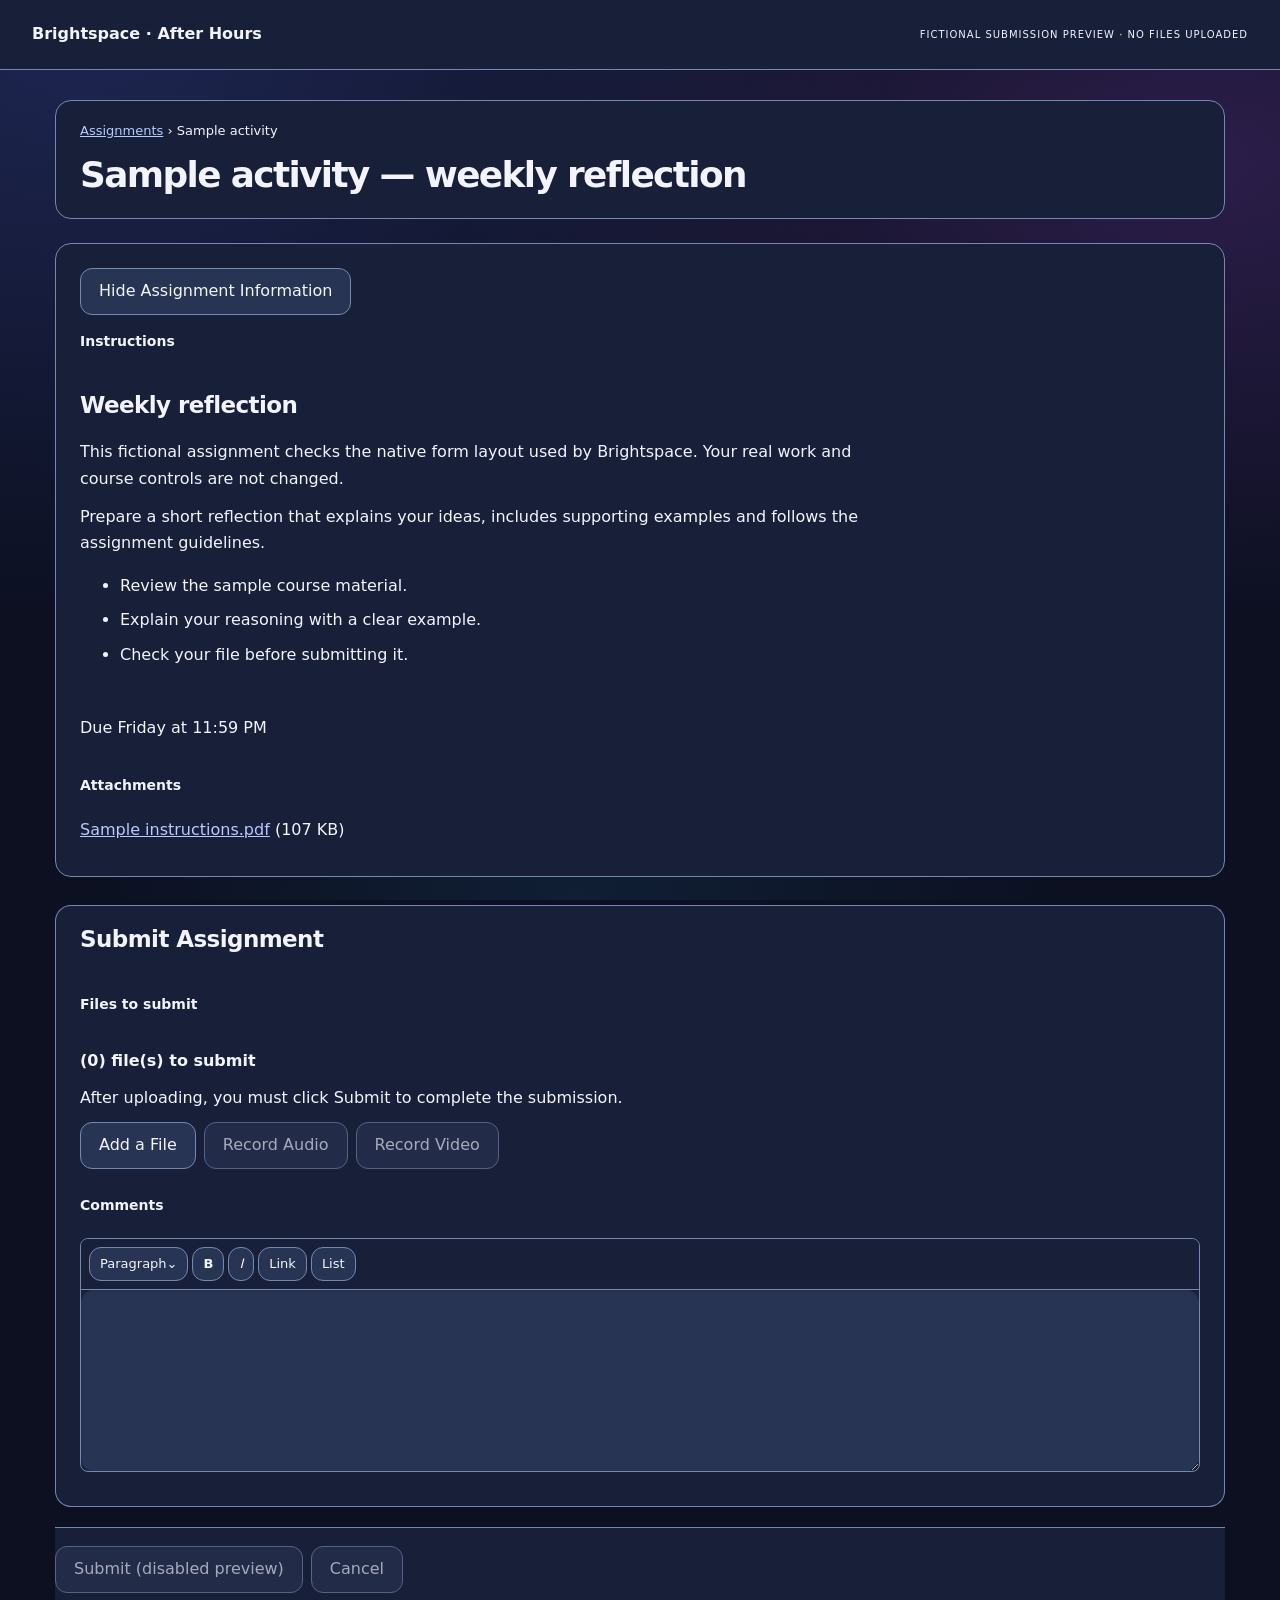
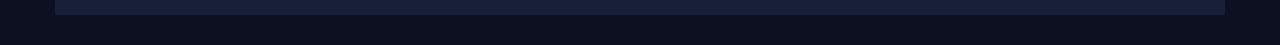
<file: preview/submission-native.html>
<!doctype html><html lang="en"><head><meta charset="utf-8"><meta name="viewport" content="width=device-width,initial-scale=1"><title>Native submission layout · local test</title>
<link rel="stylesheet" href="submission-native.css"><script src="storage-adapter.js" defer></script><script src="../extension/preferences.js" defer></script><script src="../extension/theme-engine.js" defer></script><script src="../extension/content.js" defer></script><script src="submission-native.js" defer></script></head><body>
<header><strong>Brightspace · After Hours</strong><span>FICTIONAL SUBMISSION PREVIEW · NO FILES UPLOADED</span></header>
<main class="d2l-page-main d2l-max-width d2l-min-width"><div class="d2l-page-main-padding" id="d_content_inner">
<div class="d2l-page-header" id="d_page_header"><nav aria-label="Breadcrumb"><a href="#">Assignments</a> › Sample activity</nav><h1 id="d_page_title">Sample activity — weekly reflection</h1></div>
<div id="d_content_r"><div id="d_content_r_p"><form id="d2l_form"><div>
<div class="dco d2l-dropbox-submissiontext"><div class="dco_c"><button type="button" id="toggle-info" aria-expanded="true">Hide Assignment Information</button><table class="d_FG" id="assignment-info"><tbody>
<tr><td class="fl_n fl_top"><label>Instructions</label></td></tr><tr><td class="fct_w"><div class="d2l-htmlblock-untrusted d2l-htmlblock-inline"><h2>Weekly reflection</h2><p>This fictional assignment checks the native form layout used by Brightspace. Your real work and course controls are not changed.</p><p>Prepare a short reflection that explains your ideas, includes supporting examples and follows the assignment guidelines.</p><ul><li>Review the sample course material.</li><li>Explain your reasoning with a clear example.</li><li>Check your file before submitting it.</li></ul></div></td></tr>
<tr><td><p>Due Friday at 11:59 PM</p></td></tr><tr><td><label>Attachments</label></td></tr><tr><td><a href="#">Sample instructions.pdf</a><span> (107 KB)</span></td></tr>
</tbody></table></div></div>
<h2>Submit Assignment</h2><table class="d_FG"><tbody><tr><td class="fl_n fl_top" style="width:15%"><label>Files to submit</label></td><td></td></tr>
<tr><td class="fct_w" colspan="2"><p><strong>(0) file(s) to submit</strong></p><p>After uploading, you must click Submit to complete the submission.</p><div class="upload-actions"><button type="button" id="add-file">Add a File</button><button type="button" disabled>Record Audio</button><button type="button" disabled>Record Video</button></div></td></tr>
<tr><td class="fl_n fl_top"><label for="comments">Comments</label></td><td></td></tr><tr><td class="fct_w" colspan="2"><div class="tox tox-tinymce"><div class="tox-editor-header"><div class="tox-toolbar" role="toolbar" aria-label="Comments formatting"><button type="button">Paragraph⌄</button><button type="button"><b>B</b></button><button type="button"><i>I</i></button><button type="button">Link</button><button type="button">List</button></div></div><textarea id="comments" aria-label="Comments" rows="6"></textarea></div></td></tr>
</tbody></table></div></form></div><div class="d2l-floating-buttons-container"><button type="button" disabled>Submit (disabled preview)</button><button type="button" disabled>Cancel</button></div></div></div></main>
<div class="scrim" hidden></div><div class="ddial_o" role="dialog" aria-label="Add a File" aria-modal="true" hidden><div class="ddial_o2"><div class="ddial_i"><div class="ddial_t"><table role="presentation"><tbody><tr><td class="ddial_h"><h1>Add a File — sample course</h1></td><td class="ddial_close"><button type="button" id="close-file" aria-label="Close this Dialog">×</button></td></tr></tbody></table></div><div class="ddial_c"><iframe class="ddial_c_frame" title="Add a File" src="submission-picker.html"></iframe></div><table role="presentation" class="d2l-dialog-buttons"><tbody><tr><td><button type="button" id="cancel-file">Cancel</button></td></tr></tbody></table></div><div class="d2l-dialog-footer"></div></div></div>
</body></html>
</file>
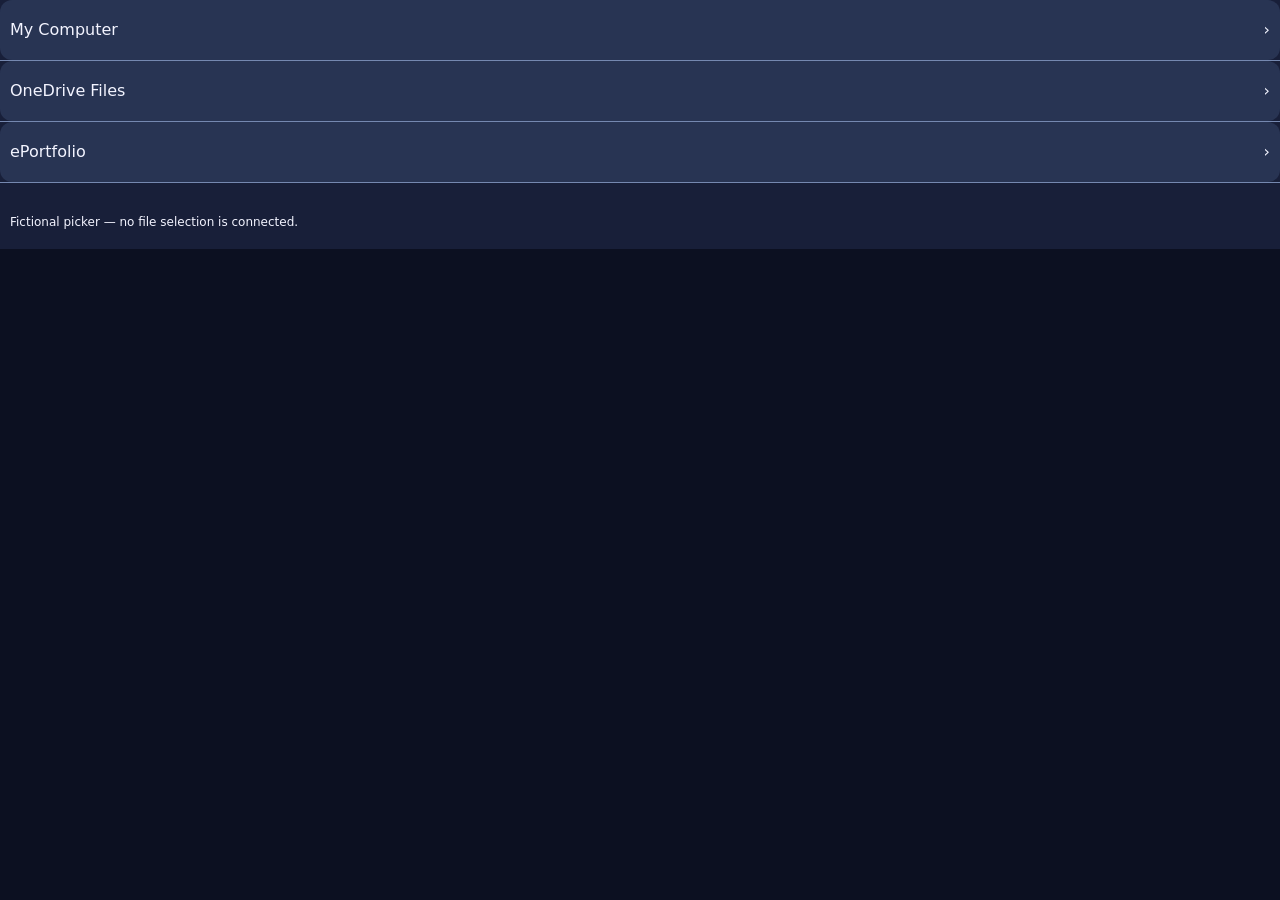
<file: preview/submission-picker.html>
<!doctype html><html lang="en"><head><meta charset="utf-8"><base href="/preview/"><link rel="stylesheet" href="submission-picker.css"><script src="storage-adapter.js" defer></script><script src="../extension/preferences.js" defer></script><script src="../extension/theme-engine.js" defer></script><script src="../extension/content.js" defer></script></head><body><main><h2 class="d2l-offscreen">Add a File</h2><ul class="d2l-datalist"><li class="d2l-datalist-item"><button type="button">My Computer <span>›</span></button></li><li class="d2l-datalist-item"><button type="button">OneDrive Files <span>›</span></button></li><li class="d2l-datalist-item"><button type="button">ePortfolio <span>›</span></button></li></ul><p>Fictional picker — no file selection is connected.</p></main></body></html>
</file>
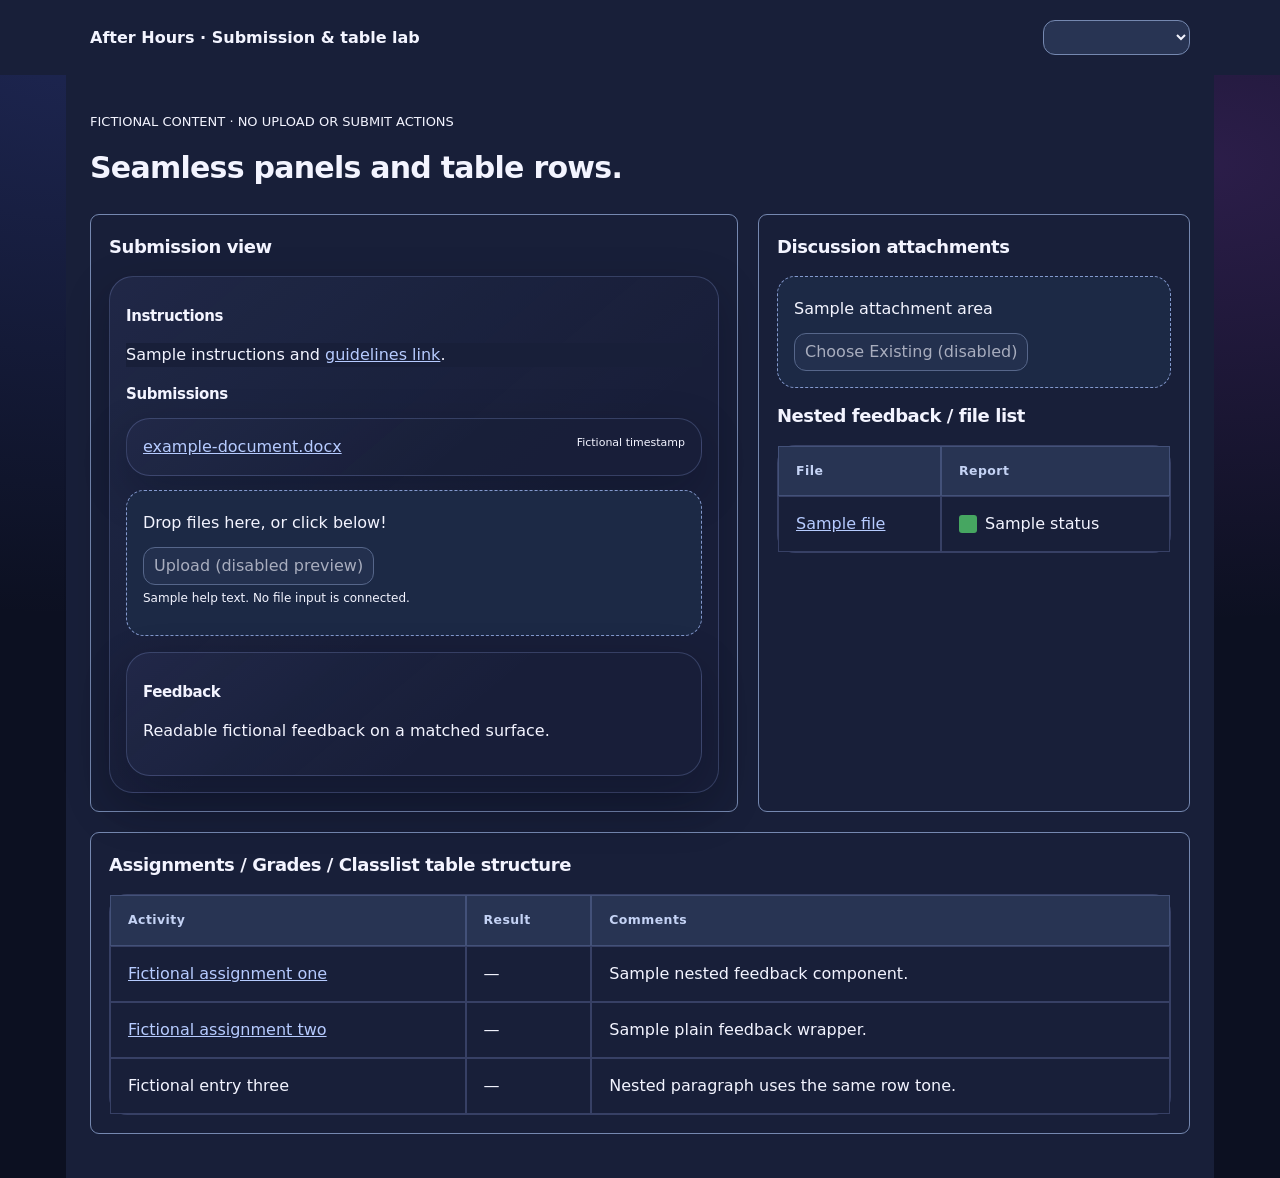
<file: preview/submission-tables.html>
<!doctype html><html lang="en"><head><meta charset="utf-8"><meta name="viewport" content="width=device-width,initial-scale=1"><title>Submission and table regression · Theme lab</title><link rel="stylesheet" href="dashboard.css"><link rel="stylesheet" href="submission-tables.css"><script src="storage-adapter.js" defer></script><script src="../extension/shadow-lifecycle.js" defer></script><script src="../extension/preferences.js" defer></script><script src="../extension/theme-engine.js" defer></script><script src="../extension/content.js" defer></script><script src="submission-tables.js" defer></script></head><body>
<header><strong>After Hours · Submission & table lab</strong><select aria-label="Theme"><option value="dark">Dark</option><option value="dim">Dim</option><option value="warm">Warm / sepia</option><option value="original">Original</option></select></header><main><p>FICTIONAL CONTENT · NO UPLOAD OR SUBMIT ACTIONS</p><h1>Seamless panels and table rows.</h1>
<div class="split"><section><h2>Submission view</h2><div class="d2l-panel"><h3>Instructions</h3><div class="d2l-htmlblock"><p>Sample instructions and <a href="#">guidelines link</a>.</p></div><h3>Submissions</h3><div class="d2l-panel file-row"><a href="#">example-document.docx</a><span>Fictional timestamp</span></div><div class="d2l-fileinput d2l-filedrop d2l-filedrop-default-style"><p>Drop files here, or click below!</p><button disabled>Upload (disabled preview)</button><p class="d2l-fileinput-help">Sample help text. No file input is connected.</p></div><div class="d2l-panel feedback"><h3>Feedback</h3><p>Readable fictional feedback on a matched surface.</p></div></div></section>
<section><h2>Discussion attachments</h2><div class="d2l-filedrop d2l-filedrop-default-style"><p>Sample attachment area</p><button disabled>Choose Existing (disabled)</button></div><h2>Nested feedback / file list</h2><table class="d2l-table"><tbody><tr><th scope="col" class="d_hch">File</th><th scope="col" class="d_hch">Report</th></tr><tr data-data-row><th scope="row" class="d_ich"><d2l-html-block><a href="#">Sample file</a></d2l-html-block></th><td><div class="similarity-report"><div class="similarity-meter"></div>Sample status</div></td></tr></tbody></table></section></div>
<section><h2>Assignments / Grades / Classlist table structure</h2><table class="d2l-table mixed-table"><tbody><tr class="column-headers"><th scope="col" class="d_hch">Activity</th><th scope="col" class="d_hch">Result</th><th scope="col" class="d_hch">Comments</th></tr><tr data-data-row><th scope="row" class="d_ich"><div class="d2l-htmlblock"><a href="#">Fictional assignment one</a></div></th><td><d2l-html-block>—</d2l-html-block></td><td><d2l-html-block>Sample nested feedback component.</d2l-html-block></td></tr><tr data-data-row><th scope="row" class="d_ich"><d2l-html-block><a href="#">Fictional assignment two</a></d2l-html-block></th><td><span>—</span></td><td><div class="d2l-htmlblock">Sample plain feedback wrapper.</div></td></tr><tr data-data-row><th scope="row" class="d_ich"><span>Fictional entry three</span></th><td><div class="d2l-htmlblock">—</div></td><td><d2l-html-block><p>Nested paragraph uses the same row tone.</p></d2l-html-block></td></tr></tbody></table></section>
</main></body></html>
</file>
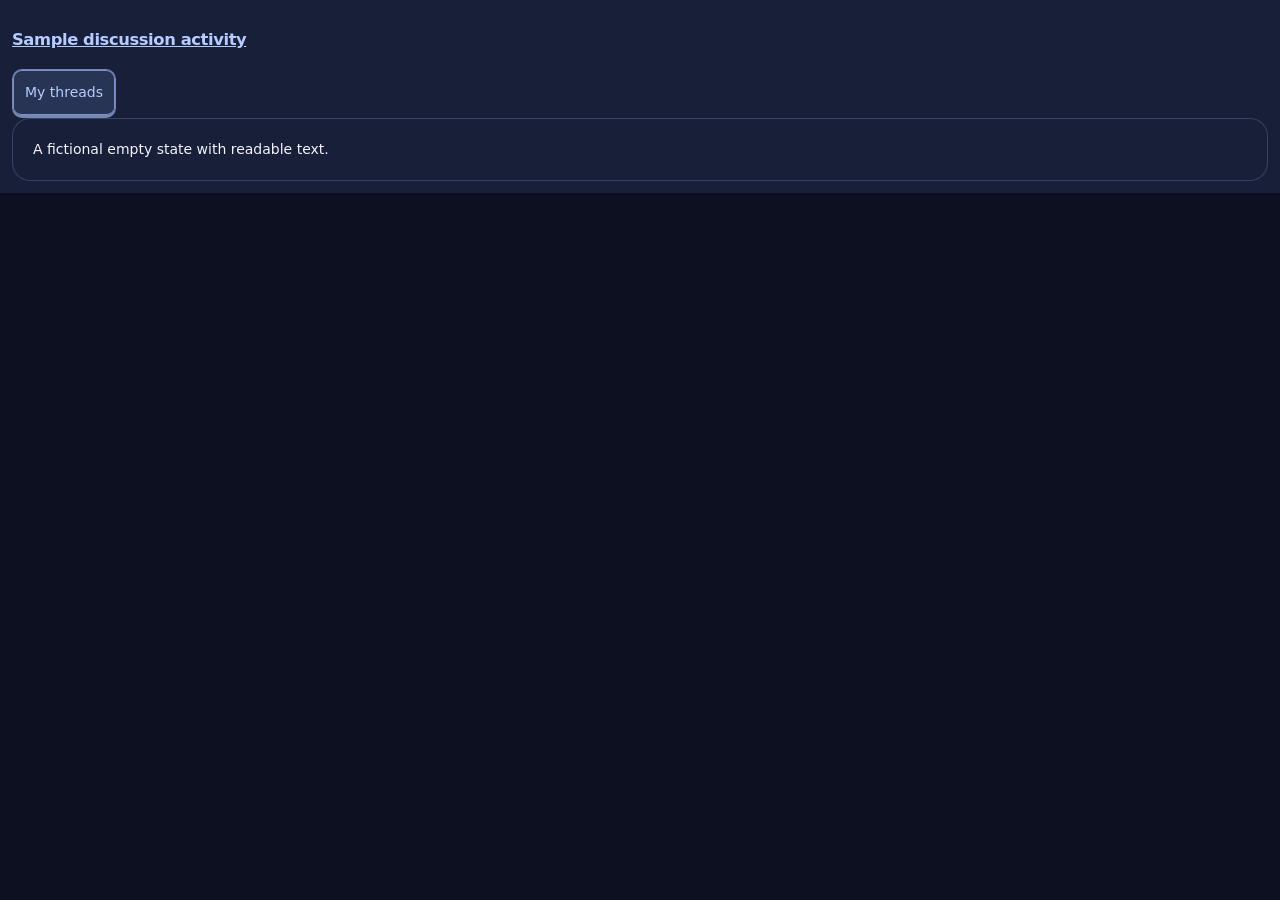
<file: preview/widget-demo.html>
<!doctype html><html lang="en"><head><meta charset="utf-8"><title>Fictional embedded widget</title><style>body{margin:0;font:14px/1.5 system-ui;background:white;color:#202122}*{box-sizing:border-box}</style><script src="storage-adapter.js" defer></script><script src="../extension/shadow-lifecycle.js" defer></script><script src="../extension/preferences.js" defer></script><script src="../extension/theme-engine.js" defer></script><script src="../extension/content.js" defer></script><script src="widget-demo.js" defer></script></head><body></body></html>
</file>
<file: extension/popup.css>
:root { color-scheme: dark; font: 14px/1.45 system-ui, sans-serif; color: #e7edf5; background: #121820; }
* { box-sizing: border-box; }
html { width:440px; min-width:440px; height:600px; overflow:hidden; }
body { margin: 0; width: 440px; min-width:440px; height:600px; max-height: 600px; overflow-y: auto; scrollbar-color: #52657d #121820; }
header { display: flex; align-items: center; gap: 14px; padding: 14px 22px 12px; border-bottom: 1px solid #344458; }
.mark { display: block; flex: 0 0 46px; width: 46px; height: 46px; object-fit: contain; }
h1 { font-size: 25px; letter-spacing: -.7px; margin: 2px 0; line-height: 1.2; }
p { margin: 0; }
.eyebrow { color: #a8bfda; font-size: 9px; letter-spacing: 1.25px; font-weight: 700; }
.subtitle { font-size: 12px; color: #b5c2d2; }
main { padding: 12px 22px 4px; }
.power { display: flex; align-items: center; position: relative; gap: 12px; margin-bottom: 12px; cursor: pointer; }
.power>span:first-child { flex: 1; }
strong { font-weight: 600; display: block; }
small { display: block; font-size: 11px; color: #b5c2d2; margin-top: 3px; }
.power input, .choice input[type=radio] { position: absolute; opacity: 0; width: 1px; height: 1px; }
.switch { display: block; width: 40px; height: 24px; border: 1px solid #8191a5; border-radius: 20px; background: #344458; padding: 3px; }
.switch::after { content: ''; display: block; width: 16px; height: 16px; border-radius: 50%; background: #f0f5fa; transition: transform .15s ease; }
.power input:checked+.switch { background: #86c6ff; border-color: #86c6ff; }
.power input:checked+.switch::after { transform: translateX(16px); background: #12202e; }
fieldset { border: 0; padding: 0; margin: 0; min-width: 0; }
legend { font-size: 11px; font-weight: 600; color: #b5c2d2; margin-bottom: 10px; letter-spacing: .3px; }
.choice { display: flex; align-items: center; gap: 10px; position: relative; border: 1px solid #405166; border-radius: 9px; padding: 6px 9px; margin-bottom: 6px; cursor: pointer; }
.choice:hover { background: #1c2530; }
.choice:has(input:checked) { background: #223448; border-color: #92caff; }
.choice:has(input:focus-visible), .power:has(input:focus-visible) { outline: 3px solid #ffd580; outline-offset: 2px; border-radius: 9px; }
.swatch { width: 40px; height: 32px; border: 1px solid #8191a5; border-radius: 6px; padding: 7px 6px; display: grid; gap: 4px; flex-shrink: 0; }
.swatch i { display: block; height: 3px; width: 24px; background: currentColor; border-radius: 2px; }
.swatch i+i { width: 16px; opacity: .65; }
.dark { background: #121820; color: #92caff; }.dim { background: #303945; color: #d0deed; }.warm { background: #f3ead8; color: #665441; }.original { background: #fff; color: #006fbf; }
.ocean { background:#10212b;color:#77d9f5 }.forest { background:#17231d;color:#a8e0b1 }.rose { background:#281b27;color:#ffb4d2 }
.modern { background:radial-gradient(at 20% 10%,#659aff99,transparent 65%),linear-gradient(135deg,#192954,#7647a1);color:#e5dfff;border-color:#a8a3ee }
.liquid { background:radial-gradient(at 0 0,#fff,transparent 80%),linear-gradient(130deg,#a9d8ff,#d5c5fa,#b3ebe4);color:#284c7c;border-color:#dcecff;border-radius:12px }
.liquid-options { padding:2px 4px 10px;font-size:11px;color:#c5d3e4 }
.liquid-options label { display:block;margin-bottom:5px }
.liquid-options select { width:100%;padding:9px 11px;border-radius:12px;background:#233449;color:#e7edf5;border:1px solid #6b829e;font:inherit }
.liquid-options small { font-size:10px }
.liquid-options select:focus-visible { outline:3px solid #ffd580;outline-offset:2px }
.design-choice { padding:12px 9px;border-radius:14px;background:linear-gradient(120deg,#263d5e55,#70439533) }
.midnight-city { background:linear-gradient(150deg,#131b39,#334679);color:#b5d8ff }.sunset { background:linear-gradient(150deg,#342344,#bd654e);color:#ffd0a1 }.aurora { background:linear-gradient(120deg,#172038,#327a78);color:#a9ffe6 }
.custom { background:linear-gradient(135deg,#171b2c 50%,#9ad9ff 50%);color:#f2f2ff }
.selected { margin-left: auto; color: #a9d6ff; visibility: hidden; font-weight: 700; }
input[type=radio]:checked~.selected { visibility: visible; }
#more-themes { width:100%;display:flex;align-items:center;justify-content:center;gap:9px;padding:7px 10px;margin:1px 0 7px;border:1px solid #526983;border-radius:8px;background:#1c2530;color:#cce4ff;font:600 12px/1.3 system-ui,sans-serif;cursor:pointer }
#more-themes:hover { background:#26364a }
#more-themes:focus-visible,#custom-colors input:focus-visible { outline:3px solid #ffd580;outline-offset:2px }
.arrow { color:#a9d6ff;font-size:15px;line-height:1 }
#more-panel[hidden] { display:none }
.group-title { display:flex;align-items:baseline;justify-content:space-between;gap:8px;color:#a9c0d9;font-size:10px;font-weight:700;letter-spacing:.35px;text-transform:uppercase;margin:10px 0 6px }
.group-title span { font-size:9px;font-weight:400;text-transform:none;letter-spacing:0;color:#9eadbf }
#custom-colors { display:grid;grid-template-columns:1fr 1fr;gap:7px;padding:4px 2px 9px }
#custom-colors label { display:flex;align-items:center;justify-content:space-between;gap:5px;color:#c7d4e3;font-size:10px }
#custom-colors input { width:32px;height:25px;padding:2px;border:1px solid #60758d;border-radius:5px;background:#273445;cursor:pointer }
#status { color:#b5c2d2;font-size:11px;min-height:28px;padding:7px 0 }
footer { border-top:1px solid #344458;padding:10px 22px 12px;color:#c0cfdd;font-size:11px }
footer>span { color:#a4dfb4;padding-right:4px } footer p { color:#aab9c9;font-size:10px;margin-top:5px }
.update-row { display:flex;align-items:center;justify-content:space-between;gap:12px }
#version { color:#b5c2d2;font-variant-numeric:tabular-nums }
#check-updates { display:inline-block;padding:6px 9px;border:1px solid #617e9d;border-radius:6px;color:#a9d6ff;text-decoration:none;font-size:11px }
#check-updates:hover { background:#223448;text-decoration:underline }
#check-updates:focus-visible { outline:3px solid #ffd580;outline-offset:3px }
.update-note { margin-bottom:9px }
#refresh-updates { padding:6px 8px;background:#223448;border:1px solid #617e9d;border-radius:6px;color:#cce4ff;font:inherit;font-size:11px;cursor:pointer }
#refresh-updates:focus-visible { outline:3px solid #ffd580;outline-offset:2px }
#refresh-updates:disabled { opacity:.6;cursor:wait }
#update-dot { display:inline-block;width:8px;height:8px;border-radius:50%;background:#ff4967;margin-right:5px }
#update-dot[hidden] { display:none }
#update-status { min-height:15px;color:#b9ccdf }
#update-status.available { color:#ffc1cc;font-weight:600 }
@media (prefers-reduced-motion:reduce) { *,*::before,*::after { transition:none!important;scroll-behavior:auto!important } }
@media (forced-colors:active) { .choice:has(input:checked),#more-themes,.switch { border:2px solid Highlight }.selected { color:Highlight } }
/* Give the real toolbar popup an intrinsic width; viewport-relative max-width
   can make Chromium calculate a narrow popup before its first layout. */
header { padding:18px 24px;gap:16px;background:linear-gradient(125deg,#19293d,#182234);position:sticky;top:0;z-index:3 }
header h1 { white-space:nowrap;font-size:29px;letter-spacing:-.8px }
.eyebrow { font-size:9px;letter-spacing:1.15px }
main { padding:16px 24px 6px }
.primary-themes { display:grid;grid-template-columns:1fr 1fr;gap:8px;margin-bottom:10px }
.primary-themes .choice { margin:0;min-height:78px;padding:10px 9px;gap:8px;border-radius:14px }
.primary-themes .choice>span:nth-last-child(2) { min-width:0;flex:1 }
.primary-themes .swatch { width:32px;height:32px;padding:7px 4px }
.primary-themes .swatch i { width:22px }
.primary-themes strong { font-size:13px }
.primary-themes small { font-size:10px;line-height:1.45 }
.choice { border-radius:12px;padding:10px 12px }
#more-themes { padding:11px;border-radius:12px }
#copy-status { border:1px solid #425a73;border-radius:9px;padding:8px 10px;color:#bfd0e3;font-size:11px;line-height:1.4;margin-top:12px }
#copy-status[data-result="normalized"] { border-color:#4b917d;color:#b7ead9 }
#copy-status[data-result="no-selection"] { border-color:#aa8854;color:#f4d2a4 }
footer { padding:12px 24px 16px }#copy-clean { width:100%;padding:10px 12px;margin-top:10px;border:1px solid #6c91b5;border-radius:11px;background:#20394e;color:#e6f4ff;font:600 12px system-ui;cursor:pointer } #copy-clean:focus-visible { outline:3px solid #ffd580;outline-offset:2px }
.character-thumb { width:66px;height:66px;object-fit:contain;flex-shrink:0 } .character-choice { gap:14px;border-radius:18px;padding:10px 14px } .kitty-choice { background:linear-gradient(120deg,#55354855,#27364c33);border-color:#b9829b } .kuromi-choice { background:linear-gradient(120deg,#4b326966,#25314b44);border-color:#9271b9 } .character-choice strong { font-size:16px } .character-choice small { font-size:11px }

.world-choice .character-thumb { border-radius:12px;object-fit:cover; }
.my-melody-choice .character-thumb,.sugarbunnies-choice .character-thumb { object-fit:contain; }
.my-melody-choice { background:linear-gradient(115deg,#72475f55,#3a504244);border-color:#ca9cb3; }
.sugarbunnies-choice { background:linear-gradient(115deg,#73533b66,#4e434533);border-color:#bfa17d; }
.attack-on-titan-choice { background:linear-gradient(115deg,#4e553d66,#453b2c55);border-color:#aca776; }
.genshin-choice { background:linear-gradient(115deg,#21495477,#675d3e44);border-color:#b1ab77; }

.miffy-choice { border-color:#dba268;background:linear-gradient(120deg,#80533766,#31475a44); } .miffy-choice .character-thumb { object-fit:contain; } .totoro-choice { border-color:#9fab87;background:linear-gradient(120deg,#465e3e77,#63564244); }

/* Compact gallery-first popup: eight character worlds in four paired rows. */
:root { background:#101624;color:#edf2ff; }
body { background:radial-gradient(ellipse at top right,#25345855,transparent 70%),#101624; }
header { padding:14px 20px;gap:12px;background:#172238f5;backdrop-filter:blur(14px); }
header .mark { width:38px;height:38px;flex-basis:38px; }
header h1 { font-size:24px;letter-spacing:-.6px; }
header .eyebrow { font-size:8px;letter-spacing:1.3px; }
main { padding:14px 20px 6px; }
.power { padding:10px 12px;border:1px solid #3b4e6b;border-radius:14px;background:#1c2941;margin-bottom:16px; }
.power small { font-size:10px; }
.group-title { margin:14px 0 9px;font-size:11px;letter-spacing:.08em;text-transform:uppercase;color:#c2d4ed; }
.character-grid { display:grid;grid-template-columns:repeat(2,minmax(0,1fr));gap:9px; }
.character-grid .character-choice { display:grid;grid-template-columns:48px minmax(0,1fr);align-items:center;gap:9px;min-height:76px;margin:0;padding:10px;border-radius:16px;position:relative; }
.character-grid .character-thumb { width:48px;height:48px;border-radius:11px; }
.character-grid strong { font-size:12px;line-height:1.3;overflow-wrap:normal; }
.character-grid small { display:none; }
.character-grid .selected { position:absolute;right:6px;top:4px;font-size:11px; }
.character-grid .choice:has(input:checked) { border-color:#9de7dd;box-shadow:inset 0 0 0 1px #9de7dd;background-color:#29434e; }
.character-grid .choice:hover { box-shadow:0 4px 14px #0003; }
.primary-themes .choice { min-height:64px; }
#more-themes { background:#23324d;border-color:#5b7396;font-weight:600; }
footer { background:#131d30;border-top:1px solid #354865; }

.utility-card{border:1px solid #435773;border-radius:16px;padding:12px;margin-bottom:16px;background:#18253a}.utility-card .power{padding:0;border:0;background:none;margin-bottom:12px}.utility-card small{font-size:11px;line-height:1.5}#copy-page{width:100%;padding:10px 12px;border:1px solid #718bac;border-radius:10px;background:#2c4260;color:#edf4ff;font:600 13px system-ui;cursor:pointer}#copy-page:hover{background:#375477}#copy-page:focus-visible{outline:3px solid #ffd580;outline-offset:2px}#page-copy-status{font-size:11px;line-height:1.5;color:#c4d1e5;margin:9px 0 0}#copy-page:disabled{opacity:.6;cursor:wait}
</file>
<file: preview/dashboard.css>
:root{font:16px/1.5 system-ui;color:#202122;background:#f5f7fa}*{box-sizing:border-box}body{margin:0}header{display:flex;align-items:center;justify-content:space-between;padding:20px max(24px,calc((100vw - 1100px)/2));background:white;gap:24px}header span{font-size:12px}main{max-width:1148px;margin:auto;padding:24px}h1{font-size:30px;margin:0 0 24px}h2{font-size:18px;margin:28px 0 16px}a{color:#006fbf}button,select{font:inherit;padding:6px 10px;border:1px solid #bbb;border-radius:5px}.d2l-navigation-s-main-wrapper{background:white}.d2l-navigation-s-main{background:white;max-width:1100px;margin:auto;display:flex;align-items:center;gap:24px;min-height:52px}.d2l-navigation-s-logo{display:inline-flex}.heading{display:flex;justify-content:space-between;align-items:center;gap:24px}.heading p{font-size:10px;letter-spacing:1.4px}.banner{height:130px;background-image:linear-gradient(120deg,#1264a3 25%,#edc657 25%,#edc657 50%,#328667 50%,#328667 75%,#c64747 75%);border-radius:8px}.columns{display:grid;grid-template-columns:3fr 1fr;gap:36px}.grid{display:grid;grid-template-columns:repeat(3,minmax(0,1fr));gap:18px}d2l-my-courses-v2{display:block;height:210px}d2l-my-courses-container-v2,d2l-my-courses-content-v2,d2l-my-courses-card-grid-v2,d2l-my-courses-enrollment-card,d2l-card{min-width:0}d2l-card img{display:block;width:100%;height:90px;object-fit:cover}d2l-card [slot=content]{padding:16px;min-height:120px;font-size:16px}small{display:block;margin-top:8px}aside article{border-top:1px solid #bbb;padding:18px 0}aside p,main>p{font-size:13px}@media(max-width:800px){.columns{grid-template-columns:1fr}.grid{grid-template-columns:repeat(2,minmax(0,1fr))}}
</file>
<file: preview/course-surfaces.css>
.columns{grid-template-columns:minmax(250px,1fr) minmax(0,2fr);align-items:start}section{background:#fff;border:1px solid #d1d9df;border-radius:10px;padding:18px;margin:0 0 20px}section h2{margin:0 0 15px;font-size:17px}.triggers{display:flex;gap:12px}iframe{width:100%;height:240px;border:0;display:block}aside iframe{height:250px}.d2l-le-disc-post{background:#fff;color:#202122;border:1px solid #ccc;padding:16px}.d2l-le-disc-post h3{margin:0;font-size:18px}.d2l-textblock-secondary{font-size:12px;color:#666}table{width:100%;border-collapse:collapse}th,td{padding:12px;text-align:left;border-bottom:1px solid #ddd}thead{background:#f5f8fa}button{cursor:pointer}aside{min-width:0}@media(max-width:800px){.columns{grid-template-columns:1fr}}
</file>
<file: preview/menu-settings.css>
section{border:1px solid #ccc;border-radius:8px;padding:18px;background:white;min-width:0}h2{font-size:16px;margin:0 0 16px}.menus{display:grid;grid-template-columns:repeat(3,minmax(0,1fr));gap:20px;margin-bottom:20px}.panels{display:grid;grid-template-columns:1fr 1fr;gap:20px;margin-bottom:20px}d2l-menu{display:block;border:1px solid #ccc;border-radius:6px;overflow:hidden}.d2l-navigation-s-personal-menu-wrapper{display:block;padding:12px;background:white}.d2l-column-side-bg,.d2l-column-flip-side{background:white;padding:10px}.vui-button{display:inline-block;background:#e3e9f1;color:#202122;padding:8px}.d2l-button-filter-selected{background:#494c4e;color:white}.d2l-datalist-item-content{background:#f9fbff;padding:14px}.d2l-box{padding:0}.legacy-gray{background:#f2f2f2;padding:16px}.dco_c{background:#efefef;padding:12px}label{display:block}input,textarea{font:inherit;padding:8px}textarea{width:100%}.settings-tabs{display:flex;gap:8px}.tox-editor-header{background:white;padding:10px;border:1px solid #ddd}.tox-tbtn{background:white;border:1px solid #aaa}.tox-tbtn svg{fill:#222}.d2l-htmleditor-container{background:white;margin-top:12px}@media(max-width:850px){.menus,.panels{grid-template-columns:1fr}}
</file>
<file: preview/profiles.css>
.d2l-imagelink{display:inline-flex;align-items:center;justify-content:center;width:50px;height:50px;cursor:pointer;border:1px solid transparent;border-radius:5px}.d2l-imagelink:hover{border-color:#006fbf}.d2l-imagelink img{display:block;width:49px;height:49px}.d2l-offscreen{position:absolute;left:-10000px;width:1px;height:1px;overflow:hidden}.d2l-user-profile-handle-image{display:inline-block;vertical-align:middle;margin-right:12px}section{border:1px solid #bbb;border-radius:8px;padding:20px;margin-bottom:24px}h2{margin:0 0 18px}.d2l-user-profile-card{margin-top:20px;display:flex;align-items:center;gap:20px;padding:16px;border:1px solid #bbb;max-width:500px}table{border-collapse:collapse;width:100%}td,th{padding:14px;border:1px solid #bbb;text-align:left}.di_s{display:inline-block}.di_i{display:block}.placeholder{display:inline-flex;width:50px;height:50px;align-items:center;justify-content:center;border:1px solid currentColor;border-radius:5px}#profiles{margin-top:20px}
.reply-row{position:relative;display:flex;align-items:center;gap:12px;margin:14px 0}.reply-row .d2l-imagelink img{width:36px;height:36px}.paint-collision{display:none}.test-collision .paint-collision{display:block;position:absolute;left:0;top:0;width:36px;height:36px;background:var(--bs-surface)}.test-collision .reply-row .d2l-imagelink img{max-width:0;opacity:0;visibility:hidden}
</file>
<file: preview/redesign.css>
/* Fixture geometry only. The extension's theme engine supplies the Prism appearance. */
:root{font:15px/1.55 system-ui,sans-serif;background:#f5f6f9;color:#202122}*{box-sizing:border-box}body{margin:0}a{color:#006fbf}button,input,textarea,select{font:inherit}button,select{padding:9px 13px;border:1px solid #b8c0cd;background:#fff;color:#202122;cursor:pointer}header{background:white;border-bottom:1px solid #d7dce5}.header-inner{max-width:1280px;margin:auto;height:90px;padding:0 32px;display:flex;align-items:center;justify-content:space-between}.preview-brand{display:flex;gap:12px;align-items:center;text-decoration:none}.preview-brand strong{font-size:19px;letter-spacing:-.4px}.preview-brand small{display:block;font-size:9px;font-weight:600;letter-spacing:2.1px;opacity:.65;margin-top:1px}.header-actions{height:100%;display:flex;align-items:center;gap:14px}.d2l-navigation-s-notifications-wrapper,.d2l-navigation-s-notification{display:inline-block;height:100%}.d2l-navigation-s-personal-menu{height:100%}.welcome .d2l-box-layout{display:table}.welcome .d2l-box{display:table-cell}.demo-label{font-size:9px;letter-spacing:1.3px;opacity:.65;margin-right:8px}.d2l-navigation-s-main-wrapper{border-bottom:1px solid #d7dce5}.d2l-navigation-s-main{max-width:1280px;padding:12px 32px;margin:auto;display:flex;gap:8px;align-items:center;flex-wrap:wrap}.theme-control{margin-left:auto;display:flex;gap:10px;align-items:center;font-size:12px}.theme-control label{opacity:.7}main{max-width:1280px;margin:auto;padding:42px 32px 20px}.welcome{display:flex;align-items:center;justify-content:space-between;margin-bottom:31px;gap:24px}.overline{font-size:10px;font-weight:650;letter-spacing:2px;opacity:.7;margin:0 0 10px}h1{margin:0 0 10px;font-size:36px;line-height:1.2}.welcome-dot{color:#a997f7!important}.supporting{margin:0;opacity:.72;font-size:14px}.calendar-link{white-space:nowrap;font-size:13px;text-decoration:none}.calendar-link span{padding-left:8px}.dashboard-columns{display:grid;grid-template-columns:minmax(0,1fr) 305px;gap:24px;align-items:start}.d2l-widget{border:1px solid #d7dce5;background:white;border-radius:6px}.d2l-widget-header{padding:20px 22px 0}.d2l-widget-content{padding:18px 22px 22px}.section-heading{display:flex;align-items:center;justify-content:space-between;gap:16px}h2{font-size:16px;margin:0}h3{font-size:15px;line-height:1.45;margin:9px 0}p{margin:8px 0 16px}.quiet-label{font-size:10px;letter-spacing:.2px;opacity:.65}.course-grid{display:grid;grid-template-columns:repeat(3,minmax(0,1fr));gap:20px}.course-grid d2l-card{display:block;min-width:0}d2l-card img[slot=header]{display:block;width:100%;height:125px;object-fit:cover}d2l-card [slot=content]{display:block;padding:15px;min-height:100px}d2l-card h3{font-size:15px;margin:9px 0 10px}d2l-card h3 a{text-decoration:none}d2l-card small{display:block;font-weight:400;font-size:11px;opacity:.7}.course-code{font-size:9px;font-weight:600;letter-spacing:.9px;opacity:.65}.preview-note{font-size:11px;opacity:.5;margin:20px 0 0;line-height:1.5}.side-stack{display:grid;gap:22px}.week-strip{display:grid;grid-template-columns:repeat(5,1fr);gap:5px;margin-bottom:18px}.d2l-calendar-day{padding:7px 3px;text-align:center;font-size:10px}.d2l-calendar-day b{display:block;font-size:15px;margin-top:2px}.d2l-calendar-event{padding:13px 13px 10px;margin:10px 0 0;border:1px solid #d7dce5}.d2l-calendar-event h3{font-size:12px;margin:5px 0 1px}.d2l-calendar-event small{font-size:10px;opacity:.66}.event-date{font-size:8px;letter-spacing:1px;opacity:.65}.d2l-notification-item{padding:13px}.d2l-notification-item h3{font-size:13px}.d2l-notification-item p{font-size:11px;line-height:1.7;opacity:.7;margin:7px 0 0}.preview-footer{background:transparent!important;margin-top:42px;padding:18px 0;border-top:1px solid #52628242;font-size:9px;letter-spacing:1.5px;opacity:.6;display:flex;justify-content:space-between;gap:12px}.preview-footer span{letter-spacing:0;font-size:10px}.course-preview-grid{display:grid;grid-template-columns:1fr 1fr;gap:24px}.course-preview-grid .wide{grid-column:1/-1}.post-author{display:flex;gap:12px;align-items:center;margin-bottom:16px}.post-author strong{font-size:12px}.post-author small{display:block;font-size:10px;opacity:.65}.d2l-le-disc-post{padding:20px}.d2l-le-disc-post p{font-size:13px;line-height:1.75}.d2l-filedrop{padding:17px;margin-top:18px}.d2l-filedrop strong{font-size:13px}.d2l-filedrop p{font-size:11px;opacity:.7}.course-preview-grid label{display:block;font-size:12px;margin:12px 0 8px}textarea{width:100%;padding:12px;resize:vertical;border:1px solid #a3afbf}table{width:100%;border-collapse:collapse;text-align:left}th,td{padding:12px;border-bottom:1px solid #c6cbd4;font-size:12px}.table-scroll{overflow-x:auto}.month-grid{display:grid;grid-template-columns:repeat(7,minmax(0,1fr));gap:8px}.month-weekday{font-size:11px;opacity:.65;text-align:center;padding:10px}.month-grid .d2l-calendar-day{min-height:110px;text-align:left;padding:12px;border:1px solid #52628242;font-size:12px}.month-grid .d2l-calendar-event{font-size:9px;line-height:1.4;padding:7px;margin-top:10px}.month-grid .empty{opacity:.25}[hidden]{display:none!important}
@media(max-width:1000px){.dashboard-columns{grid-template-columns:1fr}.side-stack{grid-template-columns:1fr 1fr}.course-grid{grid-template-columns:repeat(3,minmax(0,1fr))}d2l-card img[slot=header]{height:110px}.welcome{align-items:flex-start}.course-preview-grid{grid-template-columns:1fr}.course-preview-grid .wide{grid-column:auto}}
@media(max-width:650px){.header-inner{height:72px;padding:0 18px}.demo-label{display:none}.d2l-navigation-s-main{padding:9px 12px;gap:3px}.d2l-navigation-s-main button{font-size:12px!important;padding:9px 10px!important}.theme-control{width:100%;justify-content:space-between;margin:8px 5px 0}.welcome{display:block}.calendar-link{display:inline-block;margin-top:18px}main{padding:28px 16px 12px}.course-grid,.side-stack{grid-template-columns:1fr}.course-grid d2l-card img[slot=header]{height:165px}.preview-footer{display:block}.preview-footer span{display:block;margin-top:8px}.month-grid{gap:3px}.month-grid .d2l-calendar-day{padding:6px;min-height:88px}.month-grid .d2l-calendar-event{font-size:8px;overflow-wrap:anywhere;padding:4px}.month-weekday{font-size:9px}.quiet-label{font-size:9px}}

@media(min-width:1001px) and (max-width:1200px){.course-grid{grid-template-columns:repeat(2,minmax(0,1fr))}}

@media(max-width:650px){.preview-brand strong{display:none}.header-actions{gap:2px}.d2l-navigation-s-notifications-wrapper{display:flex}}
.d2l-navigation-s-notification{display:flex;align-items:center;height:100%}
</file>
<file: preview/submission-native.css>
:root{font:16px/1.55 "Segoe UI",sans-serif;color:#202122;background:#f5f7fa}*{box-sizing:border-box}body{margin:0}header{padding:22px 32px;background:white;border-bottom:1px solid #ccc;display:flex;align-items:center;justify-content:space-between;gap:16px}header span{font-size:10px;letter-spacing:.1em}.d2l-page-main{max-width:1230px;margin:auto}.d2l-page-main-padding{padding:30px}.d2l-page-header{margin-bottom:24px}nav{font-size:13px;margin-bottom:12px}h1{font-size:32px;margin:0}h2{font-size:23px;margin:14px 0}p{margin:12px 0}a{color:#006fbf}button,textarea{font:inherit}button{padding:10px 18px;margin:0 8px 4px 0;border:1px solid #bbb;border-radius:6px;background:#f1f3f5;cursor:pointer}button:disabled{cursor:default}.dco_c{background:white}.d2l-dropbox-submissiontext{width:732px;max-width:100%}table{border-collapse:collapse;width:100%;background:white}td{padding:6px 0;font-weight:400}label{font-size:14px;font-weight:600}li{margin-block:8px}.upload-actions{display:flex;flex-wrap:wrap}.tox{border:1px solid #aaa;border-radius:8px;overflow:hidden;background:white}.tox-toolbar{display:flex;flex-wrap:wrap;padding:8px;border-bottom:1px solid #aaa}.tox-toolbar button{font-size:13px;padding:6px 10px;margin:0 4px 0 0}textarea{width:100%;display:block;border:0;resize:vertical;padding:16px;background:white;color:#202122}.d2l-floating-buttons-container{margin-top:24px;padding:12px 0;background:white}.scrim{position:fixed;inset:0;background:#0007;z-index:30}.ddial_o{position:fixed;top:50%;left:50%;transform:translate(-50%,-50%);width:660px;max-width:calc(100vw - 32px);z-index:31}.ddial_o2{background:white;border:1px solid #cdd5dc;padding:19px 30px 30px;border-radius:6px}.ddial_t table{width:100%}.ddial_t h1{font-size:18px}.ddial_close{width:32px;vertical-align:top}.ddial_close button{border:0;background:transparent;padding:2px 8px;font-size:24px;margin:0}.ddial_c{height:310px}.ddial_c_frame{width:100%;height:100%;border:0;background:white}.d2l-dialog-buttons{margin-top:8px}.d2l-dialog-footer{height:8px}[hidden]{display:none!important}@media(max-width:650px){header{padding:16px}header span{display:none}.d2l-page-main-padding{padding:20px 16px}.ddial_o2{padding:18px}.upload-actions button{font-size:13px;padding:9px 12px}}
</file>
<file: preview/submission-picker.css>
:root{font:16px/1.5 "Segoe UI",sans-serif;color:#202122;background:#fff}body{margin:0;background:white}main{background:white}.d2l-offscreen{position:absolute;width:1px;height:1px;overflow:hidden;clip-path:inset(50%)}ul{list-style:none;margin:0;padding:0}li{border-block-end:1px solid #ccc;background:white}button{font:inherit;display:block;text-align:left;width:100%;padding:18px 10px;border:0;background:white;color:#202122}button span{float:right}p{font-size:12px;padding:18px 10px;color:#777}
</file>
<file: preview/submission-tables.css>
section{padding:18px;border:1px solid #ccc;border-radius:9px;background:white;margin-bottom:20px;min-width:0}h2{font-size:18px;margin:0 0 16px}h3{font-size:15px;margin:12px 0}.split{display:grid;grid-template-columns:3fr 2fr;gap:20px}.d2l-panel{background:white;border:1px solid #ddd;border-radius:4px;padding:16px}.file-row{display:flex;justify-content:space-between;gap:12px;flex-wrap:wrap}.file-row span{font-size:11px}.d2l-filedrop{margin:14px 0;background:#fff;border:1px dashed #bbb;padding:16px}.d2l-filedrop p{margin:4px 0 12px}.feedback{margin-top:16px}.d2l-fileinput-help{font-size:12px}table{border-collapse:collapse;width:100%;text-align:left}td,th{border:1px solid #ccc;padding:12px;font-weight:400}th.d_hch{background:#f9fbff;font-weight:600}.d2l-htmlblock{display:block;background:white}td p{margin:0}.similarity-report{display:flex;align-items:center;gap:8px}.similarity-meter{width:18px;height:18px;background:#46a661;border-radius:3px}button:disabled{cursor:default}@media(max-width:800px){.split{grid-template-columns:1fr}}
</file>
